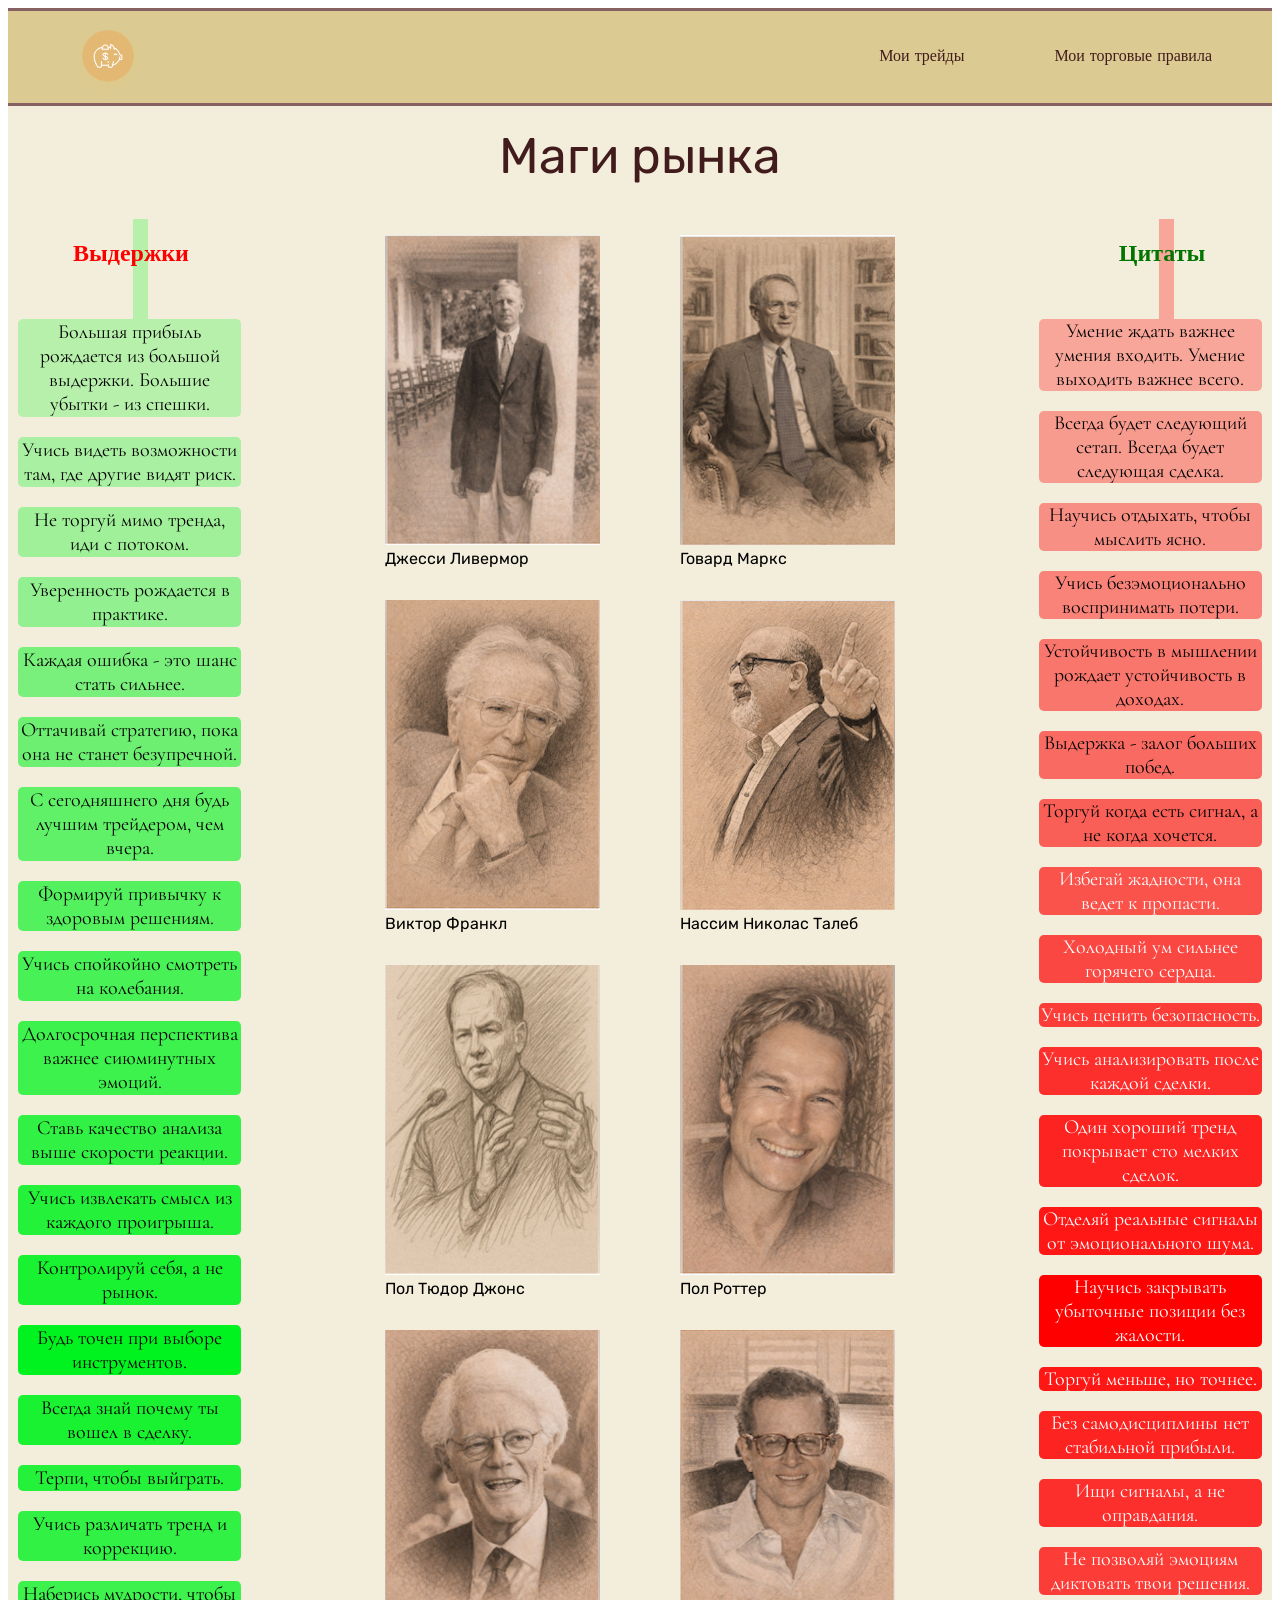
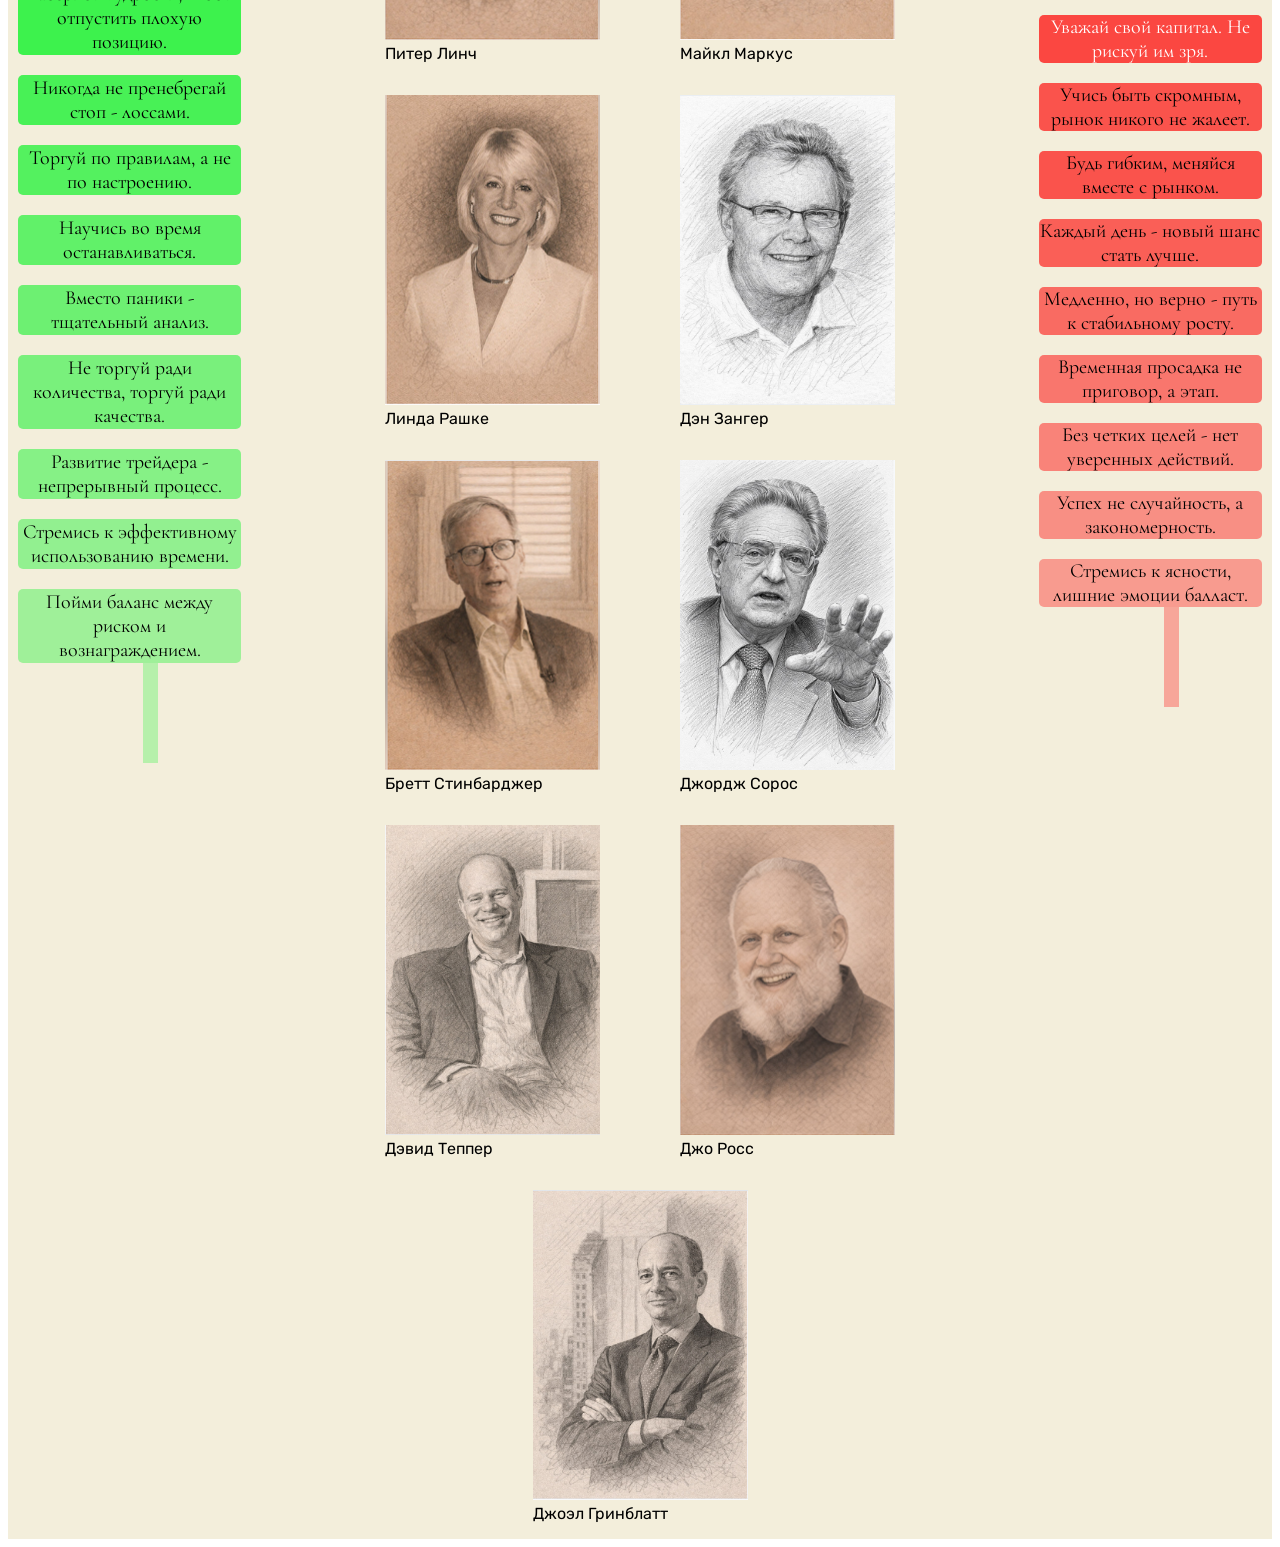
<file: index.html>
<!doctype html>
<html>
   <head>
     <meta charset="UTF-8">
     <meta http-equiv="X-UA-Compatible" content="IE=Edge">
     <meta name="viewport" content="width=device-width, initial-scale=1.0">
     <link rel="stylesheet" href="styles.css">
     <link rel="preconnect" href="https://fonts.googleapis.com">
     <link rel="preconnect" href="https://fonts.gstatic.com" crossorigin>
     <link href="https://fonts.googleapis.com/css2?family=Cormorant+Garamond:ital,wght@0,300..700;1,300..700&family=Rubik:ital,wght@0,300..900;1,300..900&family=Saira:ital,wght@0,100..900;1,100..900&family=Work+Sans:ital,wght@0,100..900;1,100..900&display=swap" rel="stylesheet">
     <title>market magicians</title>
   </head> 
   <body>
       <div class="wrapper">
          <header>
             <img class="header_logo" src="./images/money box.svg" width="80px" height="80px" alt="копилка">
             <nav class="header_menu">
               <ul>
                  <li><a href="#">Мои трейды</a></li>
                  <li><a href="#">Мои торговые правила</a></li>
               </ul>
             </nav>
           </header>

           <main>
            <h1 class="title">Маги рынка</h1>
             <div class="container">
               <aside class="sidebar">
                  <div class="excerption-left-Japanese candlestick">
                     <div class="vertical-line-top_left"></div> 
                     <h4 class="excerption-left">Выдержки</h4> 
                  </div>
                   <div class="box-left">
                      <div class="box_left-1">
                         <p class="box_color_left">Большая прибыль рождается из большой выдержки. Большие убытки - из спешки.</p>
                      </div>
                     <div class="box_left-2">
                         <p class="box_color_left">Учись видеть возможности там, где другие видят риск.</p>
                     </div>
                     <div class="box_left-3">
                         <p class="box_color_left">Не торгуй мимо тренда, иди с потоком.</p>
                     </div>
                      <div class="box_left-4">
                         <p class="box_color_left">Уверенность рождается в практике.</p>
                     </div>
                      <div class="box_left-5">
                         <p class="box_color_left">Каждая ошибка - это шанс стать сильнее.</p>
                     </div>
                      <div class="box_left-6">
                         <p class="box_color_left">Оттачивай стратегию, пока она не станет безупречной.</p>
                     </div>
                      <div class="box_left-7">
                         <p class="box_color_left">С сегодняшнего дня будь лучшим трейдером, чем вчера.</p>
                     </div>
                      <div class="box_left-8">
                         <p class="box_color_left">Формируй привычку к здоровым решениям.</p>
                     </div>
                      <div class="box_left-9">
                         <p class="box_color_left">Учись спойкойно смотреть на колебания.</p>
                     </div>
                      <div class="box_left-10">
                         <p class="box_color_left">Долгосрочная перспектива важнее сиюминутных эмоций.</p>
                     </div>
                      <div class="box_left-11">
                         <p class="box_color_left">Ставь качество анализа выше скорости реакции.</p>
                     </div>
                      <div class="box_left-12">
                         <p class="box_color_left">Учись извлекать смысл из каждого проигрыша.</p>
                     </div>
                      <div class="box_left-13">
                         <p class="box_color_left">Контролируй себя, а не рынок.</p>
                     </div>
                      <div class="box_left-14">
                         <p class="box_color_left">Будь точен при выборе инструментов.</p>
                     </div>
                      <div class="box_left-15">
                         <p class="box_color_left">Всегда знай почему ты вошел в сделку.</p>
                     </div>
                      <div class="box_left-16">
                         <p class="box_color_left">Терпи, чтобы выйграть.</p>
                     </div>
                      <div class="box_left-17">
                         <p class="box_color_left">Учись различать тренд и коррекцию.</p>
                     </div>
                      <div class="box_left-18">
                         <p class="box_color_left">Наберись мудрости, чтобы отпустить плохую позицию.</p>
                     </div>
                      <div class="box_left-19">
                         <p class="box_color_left">Никогда не пренебрегай стоп - лоссами.</p>
                     </div>
                      <div class="box_left-20">
                         <p class="box_color_left">Торгуй по правилам, а не по настроению.</p>
                     </div>
                      <div class="box_left-21">
                         <p class="box_color_left">Научись во время останавливаться.</p>
                     </div>
                      <div class="box_left-22">
                         <p class="box_color_left">Вместо паники - тщательный анализ.</p>
                     </div>
                      <div class="box_left-23">
                         <p class="box_color_left">Не торгуй ради количества, торгуй ради качества.</p>
                     </div>
                      <div class="box_left-24">
                         <p class="box_color_left">Развитие трейдера - непрерывный процесс.</p>
                     </div>
                      <div class="box_left-25">
                         <p class="box_color_left">Стремись к эффективному использованию времени.</p>
                     </div>
                      <div class="box_left-26">
                         <p class="box_color_left">Пойми баланс между риском и вознаграждением.</p>
                     </div>
                     <div class="vertical-line-bottom_left"></div> 
                   </div>   
               </aside>
               <section>
                   <div class="market_magicians">
                      <figure>
		                    <a href="Jesse Livermore/index.html"><img src="./images/Джесси Ливермор.png" width="215" height="310" alt="Photo"></a>
		                      <figcaption>Джесси Ливермор</figcaption>
	                    </figure>
                       <figure>
		                    <a href="Howard Marks/index.html"><img src="./images/Говард Маркс.png" width="215" height="310" alt="Photo"></a>
		                      <figcaption>Говард Маркс</figcaption>
	                    </figure>
                       <figure>
		                    <a href="Viktor Frankl/index.html"><img src="./images/Виктор Франкл.png" width="215" height="310" alt="Photo"></a>
		                      <figcaption>Виктор Франкл</figcaption>
	                    </figure>
                       <figure>
		                    <a href="Nassim Taleb/index.html"><img src="./images/Нассим Николас Талеб.png" width="215" height="310" alt="Photo"></a>
		                      <figcaption>Нассим Николас Талеб</figcaption>
	                    </figure>
                       <figure>
		                    <a href="Paul Tudor Jones/index.html"><img src="./images/Пол Тюдор Джонс.png" width="215" height="310" alt="Photo"></a>
		                      <figcaption>Пол Тюдор Джонс</figcaption>
	                    </figure>
                      <figure>
		                    <a href="Paul Rotter/index.html"><img src="./images/Пол Роттер.png" width="215" height="310" alt="Photo"></a>
		                      <figcaption>Пол Роттер</figcaption>
	                    </figure>
                      <figure>
		                    <a href="Peter Lynch/index.html"><img src="./images/Питер Линч.png" width="215" height="310" alt="Photo"></a>
		                      <figcaption>Питер Линч</figcaption>
	                    </figure>
                      <figure>
		                    <a href="Michael Marcus/index.html"><img src="./images/Майкл Маркус.png" width="215" height="310" alt="Photo"></a>
		                      <figcaption>Майкл Маркус</figcaption>
	                    </figure>
                       <figure>
		                    <img src="./images/Линда Рашке.png" width="215" height="310" alt="Photo">
		                      <figcaption>Линда Рашке</figcaption>
	                    </figure>
                      <figure>
		                    <img src="./images/Дэн Зангер.png" width="215" height="310" alt="Photo">
		                      <figcaption>Дэн Зангер</figcaption>
	                    </figure>
                      <figure>
		                    <img src="./images/Бретт Стинбарджер.png" width="215" height="310" alt="Photo">
		                      <figcaption>Бретт Стинбарджер</figcaption>
	                    </figure>
                      <figure>
		                    <img src="./images/Джордж Сорос.png" width="215" height="310" alt="Photo">
		                      <figcaption>Джордж Сорос</figcaption>
	                    </figure>
                       <figure>
		                    <img src="./images/Дэвид Теппер.png" width="215" height="310" alt="Photo">
		                      <figcaption>Дэвид Теппер</figcaption>
	                    </figure>
                       <figure>
		                    <img src="./images/Джо Росс.png" width="215" height="310" alt="Photo">
		                      <figcaption>Джо Росс</figcaption>
	                    </figure>
                        <figure>
		                    <img src="./images/Джоэл Гринблатт.png" width="215" height="310" alt="Photo">
		                      <figcaption>Джоэл Гринблатт</figcaption>
	                    </figure>
                   </div>
               </section>
               <aside class="sidebar">
                  <div class="excerption-right-Japanese candlestick">
                    <div class="vertical-line-top_right"></div>
                    <h4 class="excerption-right">Цитаты</h4>
                  </div>
                    <div class="box-right">
                      <div class="box_right-1">
                        <p class="box_color_right-1">Умение ждать важнее умения входить. Умение выходить важнее всего.</p>
                      </div>
                       <div class="box_right-2">
                        <p class="box_color_right-2">Всегда будет следующий сетап. Всегда будет следующая сделка.</p>
                      </div>
                      <div class="box_right-3">
                        <p class="box_color_right-3">Научись отдыхать, чтобы мыслить ясно.</p>
                      </div>
                       <div class="box_right-4">
                        <p class="box_color_right-4">Учись безэмоционально воспринимать потери.</p>
                      </div>
                      <div class="box_right-5">
                        <p class="box_color_right-5">Устойчивость в мышлении рождает устойчивость в доходах.</p>
                      </div>
                      <div class="box_right-6">
                        <p class="box_color_right-6">Выдержка - залог больших побед.</p>
                      </div>
                      <div class="box_right-7">
                        <p class="box_color_right-7">Торгуй когда есть сигнал, а не когда хочется.</p>
                      </div>
                      <div class="box_right-8">
                        <p class="box_color_right-8">Избегай жадности, она ведет к пропасти.</p>
                      </div>
                      <div class="box_right-9">
                        <p class="box_color_right-9">Холодный ум сильнее горячего сердца.</p>
                      </div>
                      <div class="box_right-10">
                        <p class="box_color_right-10">Учись ценить безопасность.</p>
                      </div>
                      <div class="box_right-11">
                        <p class="box_color_right-11">Учись анализировать после каждой сделки.</p>
                      </div>
                      <div class="box_right-12">
                        <p class="box_color_right-12">Один хороший тренд покрывает сто мелких сделок.</p>
                      </div>
                      <div class="box_right-13">
                        <p class="box_color_right-13">Отделяй реальные сигналы от эмоционального шума.</p>
                      </div>
                      <div class="box_right-14">
                        <p class="box_color_right-14">Научись закрывать убыточные позиции без жалости.</p>
                      </div>
                      <div class="box_right-15">
                        <p class="box_color_right-15">Торгуй меньше, но точнее.</p>
                      </div>
                      <div class="box_right-16">
                        <p class="box_color_right-16">Без самодисциплины нет стабильной прибыли.</p>
                      </div>
                      <div class="box_right-17">
                        <p class="box_color_right-17">Ищи сигналы, а не оправдания.</p>
                      </div>
                      <div class="box_right-18">
                        <p class="box_color_right-18">Не позволяй эмоциям диктовать твои решения.</p>
                      </div>
                      <div class="box_right-19">
                        <p class="box_color_right-19">Уважай свой капитал. Не рискуй им зря.</p>
                      </div>
                      <div class="box_right-20">
                        <p class="box_color_right-20">Учись быть скромным, рынок никого не жалеет.</p>
                      </div>
                      <div class="box_right-20">
                        <p class="box_color_right-20">Будь гибким, меняйся вместе с рынком.</p>
                      </div>
                      <div class="box_right-21">
                        <p class="box_color_right-21">Каждый день - новый шанс стать лучше.</p>
                      </div>
                      <div class="box_right-22">
                        <p class="box_color_right-22">Медленно, но верно - путь к стабильному росту.</p>
                      </div>
                      <div class="box_right-23">
                        <p class="box_color_right-23">Временная просадка не приговор, а этап.</p>
                      </div>
                      <div class="box_right-24">
                        <p class="box_color_right-24">Без четких целей - нет уверенных действий.</p>
                      </div>
                      <div class="box_right-25">
                        <p class="box_color_right-25">Успех не случайность, а закономерность.</p>
                      </div>
                      <div class="box_right-26">
                        <p class="box_color_right-26">Стремись к ясности, лишние эмоции балласт.</p>
                      </div>
                      <div class="vertical-line-bottom_right"></div> 
                   </div> 
               </aside>
             </div>
           </main>

           <footer></footer>
       </div>   
   </body>
</html>
</file>
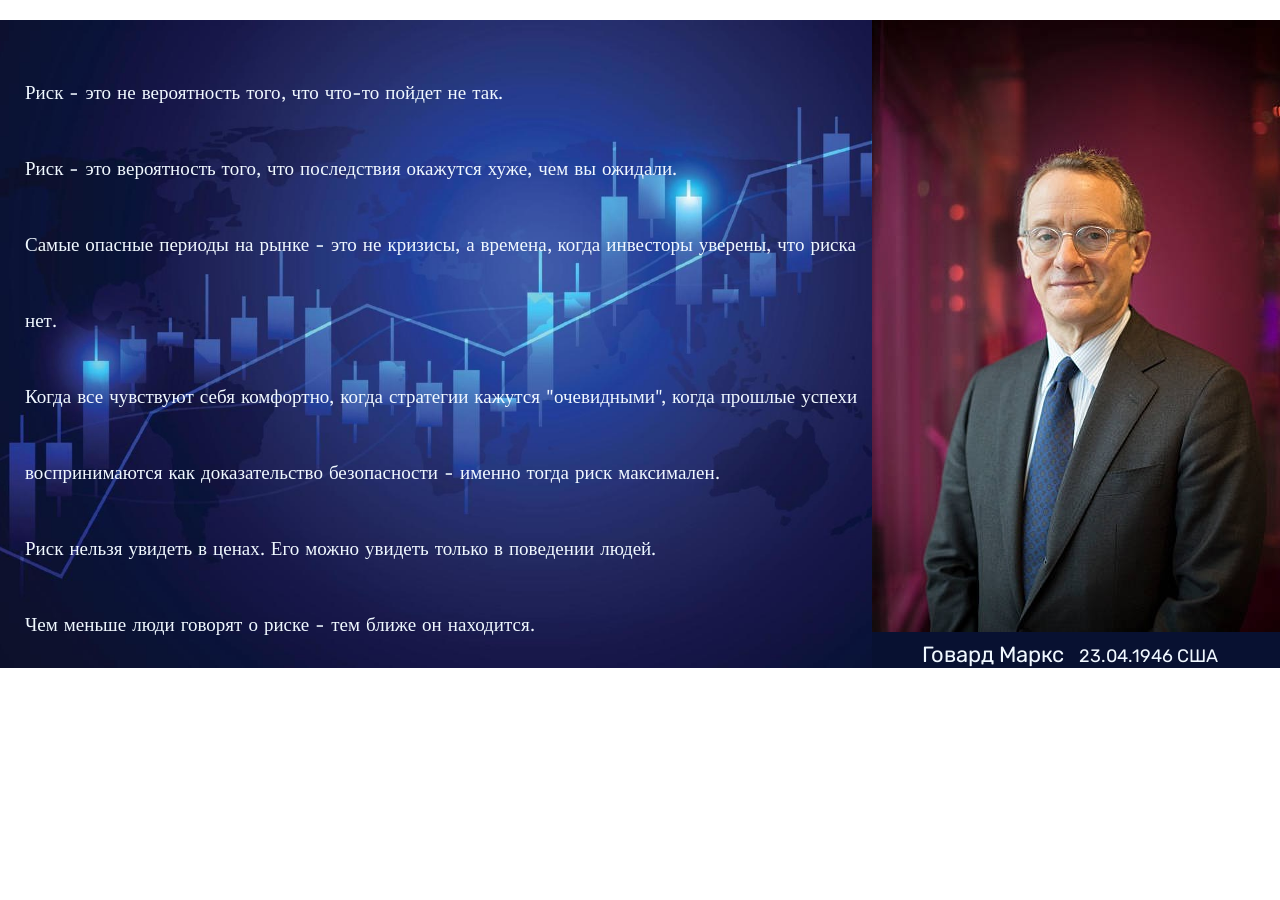
<file: Howard Marks/index.html>
<!doctype html>
<html>
   <head>
     <meta charset="UTF-8">
     <meta http-equiv="X-UA-Compatible" content="IE=Edge">
     <meta name="viewport" content="width=device-width, initial-scale=1.0">
     <link rel="stylesheet" href="styles.css">
     <link rel="preconnect" href="https://fonts.googleapis.com">
     <link rel="preconnect" href="https://fonts.gstatic.com" crossorigin>
     <link href="https://fonts.googleapis.com/css2?family=Cormorant+Garamond:ital,wght@0,300..700;1,300..700&family=Rubik:ital,wght@0,300..900;1,300..900&family=Saira:ital,wght@0,100..900;1,100..900&family=Work+Sans:ital,wght@0,100..900;1,100..900&display=swap" rel="stylesheet">
     <title>Howard Marks</title>
   </head> 
   <body>
       <div class="wrapper">
         <header></header>
         <main>
            <section>
                  <div class="image-text">
                     <div class="image-text-article">
                          <p class="article_1-text">Риск - это не вероятность того, что что-то пойдет не так.<br> Риск - это вероятность того, что последствия окажутся хуже, чем вы ожидали. <br>Самые опасные периоды на рынке - это не кризисы, а времена, когда инвесторы уверены, что риска нет.<br> Когда все чувствуют себя комфортно, когда стратегии кажутся &quot;очевидными&quot;, когда прошлые успехи воспринимаются как доказательство безопасности - именно тогда риск максимален.<br> Риск нельзя увидеть в ценах. Его можно увидеть только в поведении людей.<br> Чем меньше люди говорят о риске - тем ближе он находится.</p> 
                      </div> 
                     <figure>
		               <img src="../images/Говард Маркс 2.jpg" alt="Photo"></a>
		                  <figcaption class="name_Marks">Говард Маркс <span>23.04.1946 США</figcaption>
	                 </figure>
                  </div>                 
            </section>                 
         </main>
         <footer></footer>
       </div>   
   </body>
</html>
</file>
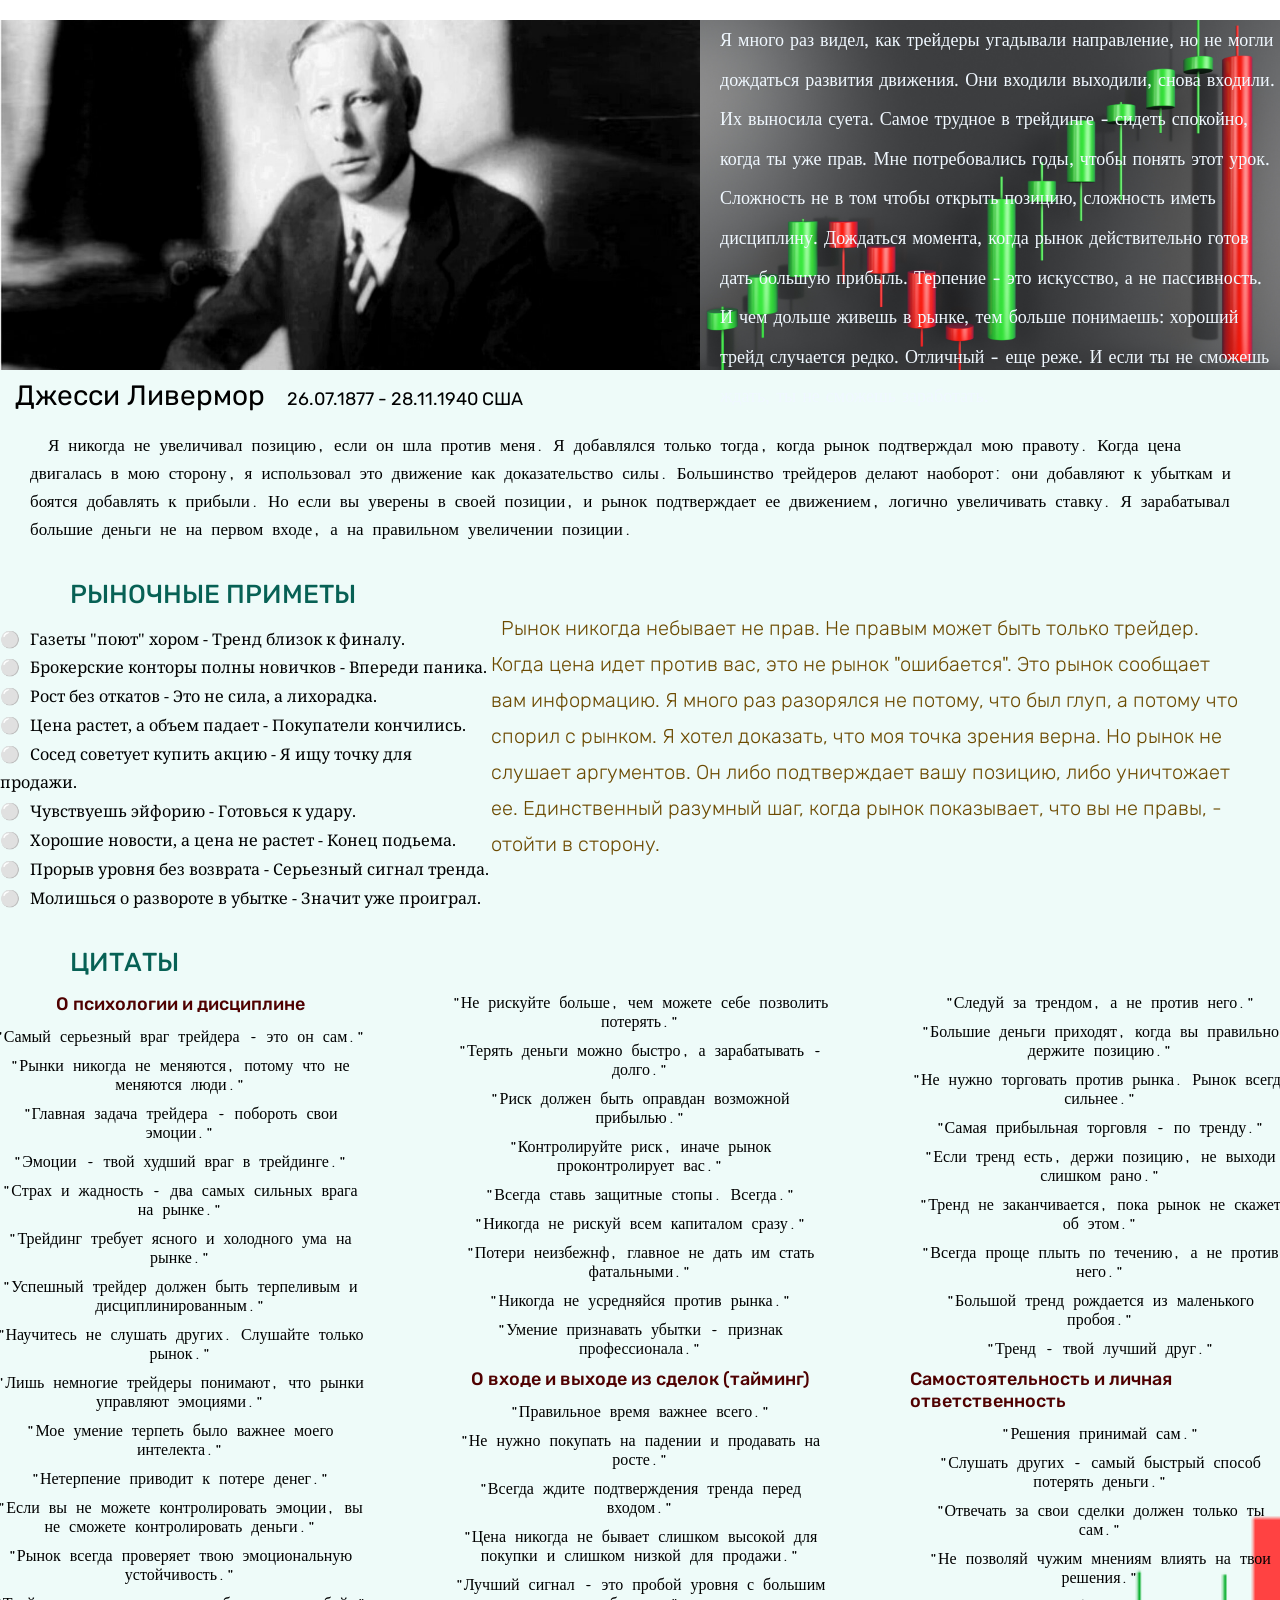
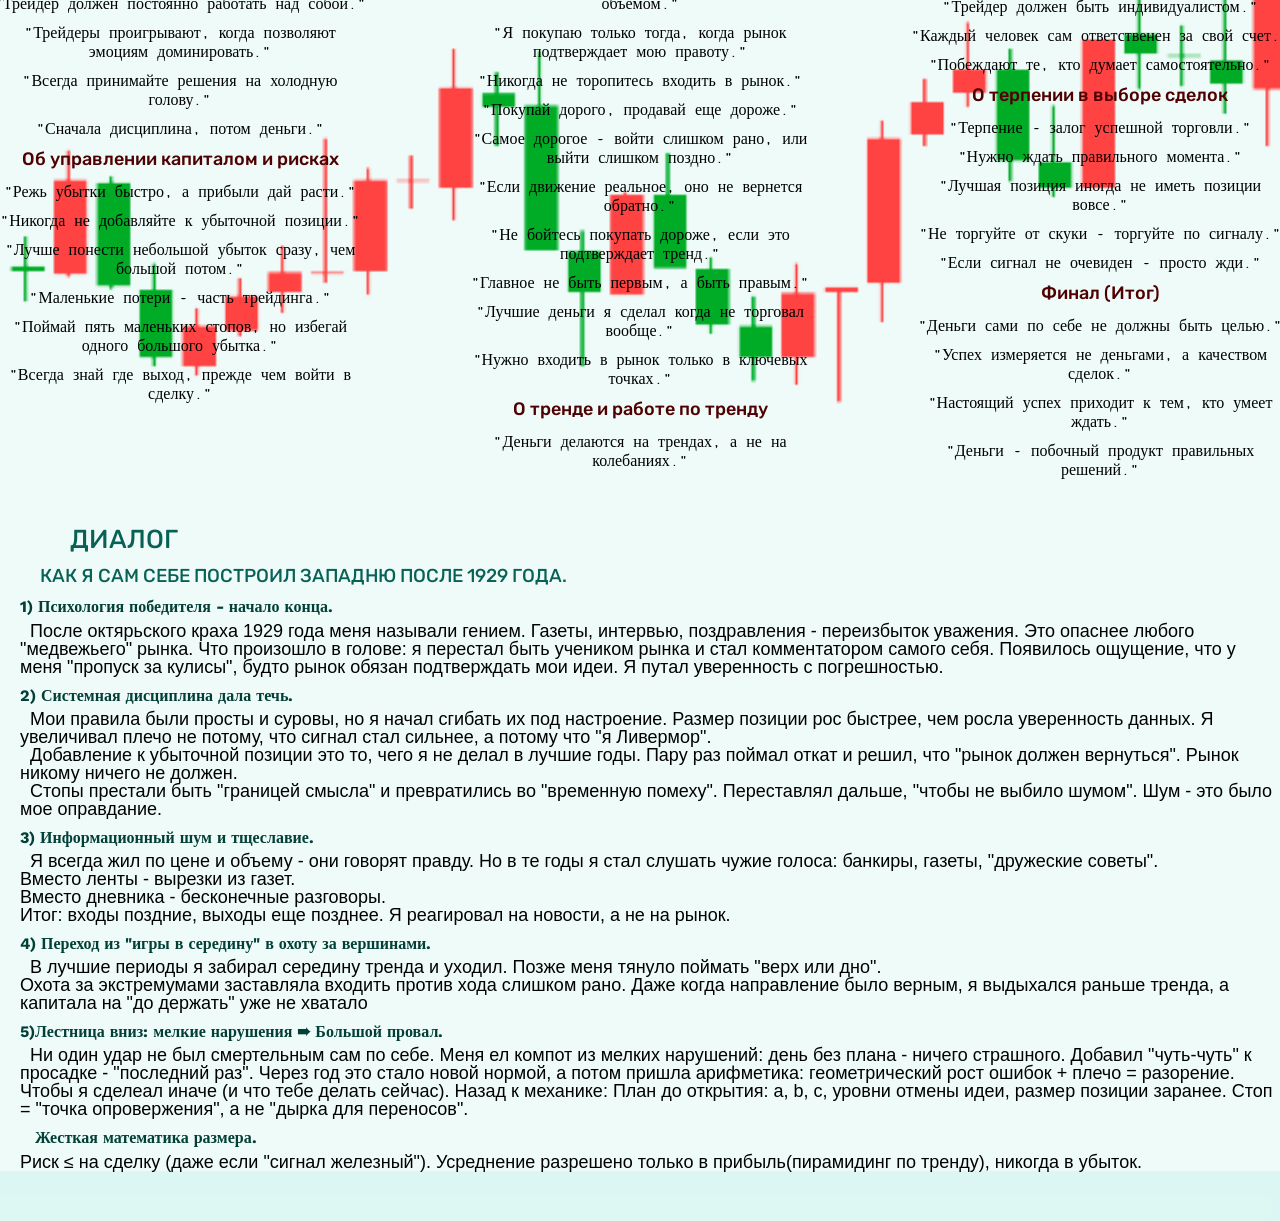
<file: Jesse Livermore/index.html>
<!doctype html>
<html>
   <head>
     <meta charset="UTF-8">
     <meta http-equiv="X-UA-Compatible" content="IE=Edge">
     <meta name="viewport" content="width=device-width, initial-scale=1.0">
     <link rel="stylesheet" href="styles.css">
     <link rel="preconnect" href="https://fonts.googleapis.com">
     <link rel="preconnect" href="https://fonts.gstatic.com" crossorigin>
     <link href="https://fonts.googleapis.com/css2?family=Noto+Serif:ital,wght@0,100..900;1,100..900&family=Rubik:ital,wght@0,300..900;1,300..900&family=Saira:ital,wght@0,100..900;1,100..900&family=Syne+Mono&family=Work+Sans:ital,wght@0,100..900;1,100..900&display=swap" rel="stylesheet">
     <title>Jesse Livermore</title>
   </head> 
   <body>
       <div class="wrapper">
         <header></header>
         <main>
            <section>
                  <div class="image-text">
                     <figure>
		               <img src="../images/Ливермор1.jpg" width="700" height="350" alt="Photo"></a>
		                  <figcaption class="name_livermore">Джесси Ливермор <span>26.07.1877 - 28.11.1940 США</figcaption>
	                 </figure>
                      <div class="image-text-article">
                          <p class="article_1-text">Я много раз видел, как трейдеры угадывали направление, но не могли дождаться развития движения. Они входили выходили, снова входили. Их выносила суета. Самое трудное в трейдинге - сидеть спокойно, когда ты уже прав. Мне потребовались годы, чтобы понять этот урок. Сложность не в том чтобы открыть позицию, сложность иметь дисциплину. Дождаться момента, когда рынок действительно готов дать большую прибыль. Терпение - это искусство, а не пассивность. И чем дольше живешь в рынке, тем больше понимаешь: хороший трейд случается редко. Отличный - еще реже. И если ты не сможешь ждать, ты не сможешь заработать. </p> 
                      </div> 
                  </div>  
                  <div class="article_2">     
                      <p class="article_2-text">&nbsp;&nbsp;Я никогда не увеличивал позицию, если он шла против меня. Я добавлялся только тогда, когда рынок подтверждал мою правоту. Когда цена двигалась в мою сторону, я использовал это движение как доказательство силы. Большинство трейдеров делают наоборот: они добавляют к убыткам и боятся добавлять к прибыли. Но если вы уверены в своей позиции, и рынок подтверждает ее движением, логично увеличивать ставку. Я зарабатывал большие деньги не на первом входе, а на правильном увеличении позиции.</p>
                  </div>  
                  <div class="article_3">
                      <h2 class="article_3-title">рыночные приметы</h2>
                         <div class="article_3-box">
                            <ul class="article_3-text">
                                 <li class="article_3-text_item">Газеты &quot;поют&quot; хором - Тренд близок к финалу.</li>
                                 <li class="article_3-text_item">Брокерские конторы полны новичков - Впереди паника.</li>
                                 <li class="article_3-text_item">Рост без откатов - Это не сила, а лихорадка.</li>
                                 <li class="article_3-text_item">Цена растет, а объем падает - Покупатели кончились.</li>
                                 <li class="article_3-text_item">Сосед советует купить акцию - Я ищу точку для продажи.</li>
                                 <li class="article_3-text_item">Чувствуешь эйфорию - Готовься к удару.</li>
                                 <li class="article_3-text_item">Хорошие новости, а цена не растет - Конец подьема.</li>
                                 <li class="article_3-text_item">Прорыв уровня без возврата - Серьезный сигнал тренда.</li>
                                 <li class="article_3-text_item">Молишься о развороте в убытке - Значит уже проиграл.</li>
                            </ul>
                            <p class="article_3-1-text">&nbsp;&nbsp;Рынок никогда небывает не прав. Не правым может быть только трейдер. Когда цена идет против вас, это не рынок &quot;ошибается&quot;. Это рынок сообщает вам информацию. Я много раз разорялся не потому, что был глуп, а потому что спорил с рынком. Я хотел доказать, что моя точка зрения верна. Но рынок не слушает аргументов. Он либо подтверждает вашу позицию, либо уничтожает ее. Единственный разумный шаг, когда рынок показывает, что вы не правы, - отойти в сторону.</p>  
                         </div>
                  </div> 
                     <h2 class="article_4-title">Цитаты</h2>
                     <div class="article_4">
                         <div class="article_4.1">
                            <h3 class="article_4-subtitle">О психологии и дисциплине</h3>
                           <ul class="article_4-text">
                              <li class="article_4-text_item">&quot;Самый серьезный враг трейдера - это он сам.&quot;</li>
                              <li class="article_4-text_item">&quot;Рынки никогда не меняются, потому что не меняются люди.&quot;</li>
                              <li class="article_4-text_item">&quot;Главная задача трейдера - побороть свои эмоции.&quot;</li>
                              <li class="article_4-text_item">&quot;Эмоции - твой худший враг в трейдинге.&quot;</li>
                              <li class="article_4-text_item">&quot;Страх и жадность - два самых сильных врага на рынке.&quot;</li>
                              <li class="article_4-text_item">&quot;Трейдинг требует ясного и холодного ума на рынке.&quot;</li>
                              <li class="article_4-text_item">&quot;Успешный трейдер должен быть терпеливым и дисциплинированным.&quot;</li>
                              <li class="article_4-text_item">&quot;Научитесь не слушать других. Слушайте только рынок.&quot;</li>
                              <li class="article_4-text_item">&quot;Лишь немногие трейдеры понимают, что рынки управляют эмоциями.&quot;</li>
                              <li class="article_4-text_item">&quot;Мое умение терпеть было важнее моего интелекта.&quot;</li>
                              <li class="article_4-text_item">&quot;Нетерпение приводит к потере денег.&quot;</li>
                              <li class="article_4-text_item">&quot;Если вы не можете контролировать эмоции, вы не сможете контролировать деньги.&quot;</li>
                              <li class="article_4-text_item">&quot;Рынок всегда проверяет твою эмоциональную устойчивость.&quot;</li>
                              <li class="article_4-text_item">&quot;Трейдер должен постоянно работать над собой.&quot;</li>
                              <li class="article_4-text_item">&quot;Трейдеры проигрывают, когда позволяют эмоциям доминировать.&quot;</li>
                              <li class="article_4-text_item">&quot;Всегда принимайте решения на холодную голову.&quot;</li>
                              <li class="article_4-text_item">&quot;Сначала дисциплина, потом деньги.&quot;</li>
                           </ul>
                             <h3 class="article_4-subtitle">Об управлении капиталом и рисках</h3>
                               <ul class="article_4-text">
                                  <li class="article_4-text_item">&quot;Режь убытки быстро, а прибыли дай расти.&quot;</li>
                                  <li class="article_4-text_item">&quot;Никогда не добавляйте к убыточной позиции.&quot;</li>
                                  <li class="article_4-text_item">&quot;Лучше понести небольшой убыток сразу, чем большой потом.&quot;</li>
                                  <li class="article_4-text_item">&quot;Маленькие потери - часть трейдинга.&quot;</li>
                                  <li class="article_4-text_item">&quot;Поймай пять маленьких стопов, но избегай одного большого убытка.&quot;</li>
                                  <li class="article_4-text_item">&quot;Всегда знай где выход, прежде чем войти в сделку.&quot;</li>
                               </ul> 
                         </div>      
                         <div class="article_4.1">
                           <ul class="article_4-text">
                                <li class="article_4-text_item">&quot;Не рискуйте больше, чем можете себе позволить потерять.&quot;</li>
                                <li class="article_4-text_item">&quot;Терять деньги можно быстро, а зарабатывать - долго.&quot;</li>
                                <li class="article_4-text_item">&quot;Риск должен быть оправдан возможной прибылью.&quot;</li>
                                <li class="article_4-text_item">&quot;Контролируйте риск, иначе рынок проконтролирует вас.&quot;</li>
                                <li class="article_4-text_item">&quot;Всегда ставь защитные стопы. Всегда.&quot;</li>
                                <li class="article_4-text_item">&quot;Никогда не рискуй всем капиталом сразу.&quot;</li>
                                <li class="article_4-text_item">&quot;Потери неизбежнф, главное не дать им стать фатальными.&quot;</li>
                                <li class="article_4-text_item">&quot;Никогда не усредняйся против рынка.&quot;</li>
                                <li class="article_4-text_item">&quot;Умение признавать убытки - признак профессионала.&quot;</li>
                           </ul> 
                             <h3 class="article_4-subtitle">О входе и выходе из сделок (тайминг)</h3>
                           <ul class="article_4-text">    
                                <li class="article_4-text_item">&quot;Правильное время важнее всего.&quot;</li>
                                <li class="article_4-text_item">&quot;Не нужно покупать на падении и продавать на росте.&quot;</li>
                                <li class="article_4-text_item">&quot;Всегда ждите подтверждения тренда перед входом.&quot;</li>
                                <li class="article_4-text_item">&quot;Цена никогда не бывает слишком высокой для покупки и слишком низкой для продажи.&quot;</li>
                                <li class="article_4-text_item">&quot;Лучший сигнал - это пробой уровня с большим объемом.&quot;</li>
                                <li class="article_4-text_item">&quot;Я покупаю только тогда, когда рынок подтверждает мою правоту.&quot;</li>
                                <li class="article_4-text_item">&quot;Никогда не торопитесь входить в рынок.&quot;</li>
                                <li class="article_4-text_item">&quot;Покупай дорого, продавай еще дороже.&quot;</li>
                                <li class="article_4-text_item">&quot;Самое дорогое - войти слишком рано, или выйти слишком поздно.&quot;</li>
                                <li class="article_4-text_item">&quot;Если движение реальное, оно не вернется обратно.&quot;</li>
                                <li class="article_4-text_item">&quot;Не бойтесь покупать дороже, если это подтверждает тренд.&quot;</li>
                                <li class="article_4-text_item">&quot;Главное не быть первым, а быть правым.&quot;</li>
                                <li class="article_4-text_item">&quot;Лучшие деньги я сделал когда не торговал вообще.&quot;</li>
                                <li class="article_4-text_item">&quot;Нужно входить в рынок только в ключевых точках.&quot;</li>
                           </ul> 
                             <h3 class="article_4-subtitle">О тренде и работе по тренду</h3> 
                           <ul class="article_4-text">
                                <li class="article_4-text_item">&quot;Деньги делаются на трендах, а не на колебаниях.&quot;</li>
                           </ul>  
                         </div>
                          <div class="article_4.1">
                           <ul class="article_4-text">
                              <li class="article_4-text_item">&quot;Следуй за трендом, а не против него.&quot;</li>
                              <li class="article_4-text_item">&quot;Большие деньги приходят, когда вы правильно держите позицию.&quot;</li>
                              <li class="article_4-text_item">&quot;Не нужно торговать против рынка. Рынок всегда сильнее.&quot;</li>
                              <li class="article_4-text_item">&quot;Самая прибыльная торговля - по тренду.&quot;</li>
                              <li class="article_4-text_item">&quot;Если тренд есть, держи позицию, не выходи слишком рано.&quot;</li>
                              <li class="article_4-text_item">&quot;Тренд не заканчивается, пока рынок не скажет об этом.&quot;</li>
                              <li class="article_4-text_item">&quot;Всегда проще плыть по течению, а не против него.&quot;</li>
                              <li class="article_4-text_item">&quot;Большой тренд рождается из маленького пробоя.&quot;</li>
                              <li class="article_4-text_item">&quot;Тренд - твой лучший друг.&quot;</li>
                           </ul>
                             <h3 class="article_4-subtitle">Самостоятельность и личная ответственность</h3> 
                           <ul class="article_4-text">   
                              <li class="article_4-text_item">&quot;Решения принимай сам.&quot;</li>
                              <li class="article_4-text_item">&quot;Слушать других - самый быстрый способ потерять деньги.&quot;</li>
                              <li class="article_4-text_item">&quot;Отвечать за свои сделки должен только ты сам.&quot;</li>
                              <li class="article_4-text_item">&quot;Не позволяй чужим мнениям влиять на твои решения.&quot;</li>
                              <li class="article_4-text_item">&quot;Трейдер должен быть индивидуалистом.&quot;</li>
                              <li class="article_4-text_item">&quot;Каждый человек сам ответственен за свой счет.&quot;</li>
                              <li class="article_4-text_item">&quot;Побеждают те, кто думает самостоятельно.&quot;</li>
                           </ul> 
                             <h3 class="article_4-subtitle">О терпении в выборе сделок</h3> 
                           <ul class="article_4-text"> 
                              <li class="article_4-text_item">&quot;Терпение - залог успешной торговли.&quot;</li>
                              <li class="article_4-text_item">&quot;Нужно ждать правильного момента.&quot;</li>
                              <li class="article_4-text_item">&quot;Лучшая позиция иногда не иметь позиции вовсе.&quot;</li>
                              <li class="article_4-text_item">&quot;Не торгуйте от скуки - торгуйте по сигналу.&quot;</li>
                              <li class="article_4-text_item">&quot;Если сигнал не очевиден - просто жди.&quot;</li>
                           </ul>  
                             <h3 class="article_4-subtitle">Финал (Итог)</h3> 
                           <ul class="article_4-text">
                              <li class="article_4-text_item">&quot;Деньги сами по себе не должны быть целью.&quot;</li>
                              
                              <li class="article_4-text_item">&quot;Успех измеряется не деньгами, а качеством сделок.&quot;</li>
                              <li class="article_4-text_item">&quot;Настоящий успех приходит к тем, кто умеет ждать.&quot;</li>
                              <li class="article_4-text_item">&quot;Деньги - побочный продукт правильных решений.&quot;</li>
                           </ul>     
                         </div>
                     </div> 
                   <h2 class="article_5-title">Диалог</h2>
                     <h3 class="article_5-title_2">Как я сам себе построил западню после 1929 года.</h3>
                    <div class="article_5">
                       <h3 class="article_5-subtitle">1&#41; Психология победителя - начало конца.</h3>
                          <p class="article_5-text">&nbsp;&nbsp;После октярьского краха 1929 года меня называли гением. Газеты, интервью, поздравления - переизбыток уважения. Это опаснее любого &quot;медвежьего&quot; рынка. Что произошло в голове: я перестал быть учеником рынка и стал комментатором самого себя. Появилось ощущение, что у меня &quot;пропуск за кулисы&quot;, будто рынок обязан подтверждать мои идеи. Я путал уверенность с погрешностью.</p>
                       <h3 class="article_5-subtitle">2&#41; Системная дисциплина дала течь.</h3>
                          <p class="article_5-text">&nbsp;&nbsp;Мои правила были просты и суровы, но я начал сгибать их под настроение. Размер позиции рос быстрее, чем росла уверенность данных. Я увеличивал плечо не потому, что сигнал стал сильнее, а потому что &quot;я Ливермор&quot;.<br>&nbsp;&nbsp;Добавление к убыточной позиции это то, чего я не делал в лучшие годы. Пару раз поймал откат и решил, что &quot;рынок должен вернуться&quot;. Рынок никому ничего не должен.<br>&nbsp;&nbsp;Стопы престали быть &quot;границей смысла&quot; и превратились во &quot;временную помеху&quot;. Переставлял дальше, &quot;чтобы не выбило шумом&quot;. Шум - это было мое оправдание.</p>
                       <h3 class="article_5-subtitle">3&#41; Информационный шум и тщеславие.</h3>  
                          <p class="article_5-text">&nbsp;&nbsp;Я всегда жил по цене и объему - они говорят правду. Но в те годы я стал слушать чужие голоса: банкиры, газеты, &quot;дружеские советы&quot;.<br>Вместо ленты - вырезки из газет.<br>Вместо дневника - бесконечные разговоры.<br>Итог: входы поздние, выходы еще позднее. Я реагировал на новости, а не на рынок.</p>
                       <h3 class="article_5-subtitle">4&#41; Переход из &quot;игры в середину&quot; в охоту за вершинами.</h3> 
                          <p class="article_5-text">&nbsp;&nbsp;В лучшие периоды я забирал середину тренда и уходил. Позже меня тянуло поймать &quot;верх или дно&quot;.<br>Охота за экстремумами заставляла входить против хода слишком рано. Даже когда направление было верным, я выдыхался раньше тренда, а капитала на &quot;до держать&quot; уже не хватало</p> 
                       <h3 class="article_5-subtitle">5&#41;Лестница вниз: мелкие нарушения &#10144; Большой провал.</h3>
                          <p class="article_5-text">&nbsp;&nbsp;Ни один удар не был смертельным сам по себе. Меня ел компот из мелких нарушений: день без плана - ничего страшного. Добавил &quot;чуть-чуть&quot; к просадке - &quot;последний раз&quot;. Через год это стало новой нормой, а потом пришла арифметика: геометрический рост ошибок + плечо = разорение. Чтобы я сделеал иначе (и что тебе делать сейчас). Назад к механике: План до открытия: a, b, c, уровни отмены идеи, размер позиции заранее. Стоп = &quot;точка опровержения&quot;, а не &quot;дырка для переносов&quot;.</p> 
                       <h3 class="article_5-subtitle">&nbsp;&nbsp;&nbsp;Жесткая математика размера.</h3>
                          <p class="article_5-text">Риск &#8804; на сделку (даже если &quot;сигнал железный&quot;). Усреднение разрешено только в прибыль(пирамидинг по тренду), никогда в убыток.</p>      
                    </div>
            </section>                 
         </main>
         <footer></footer>
       </div>   
   </body>
</html>
</file>
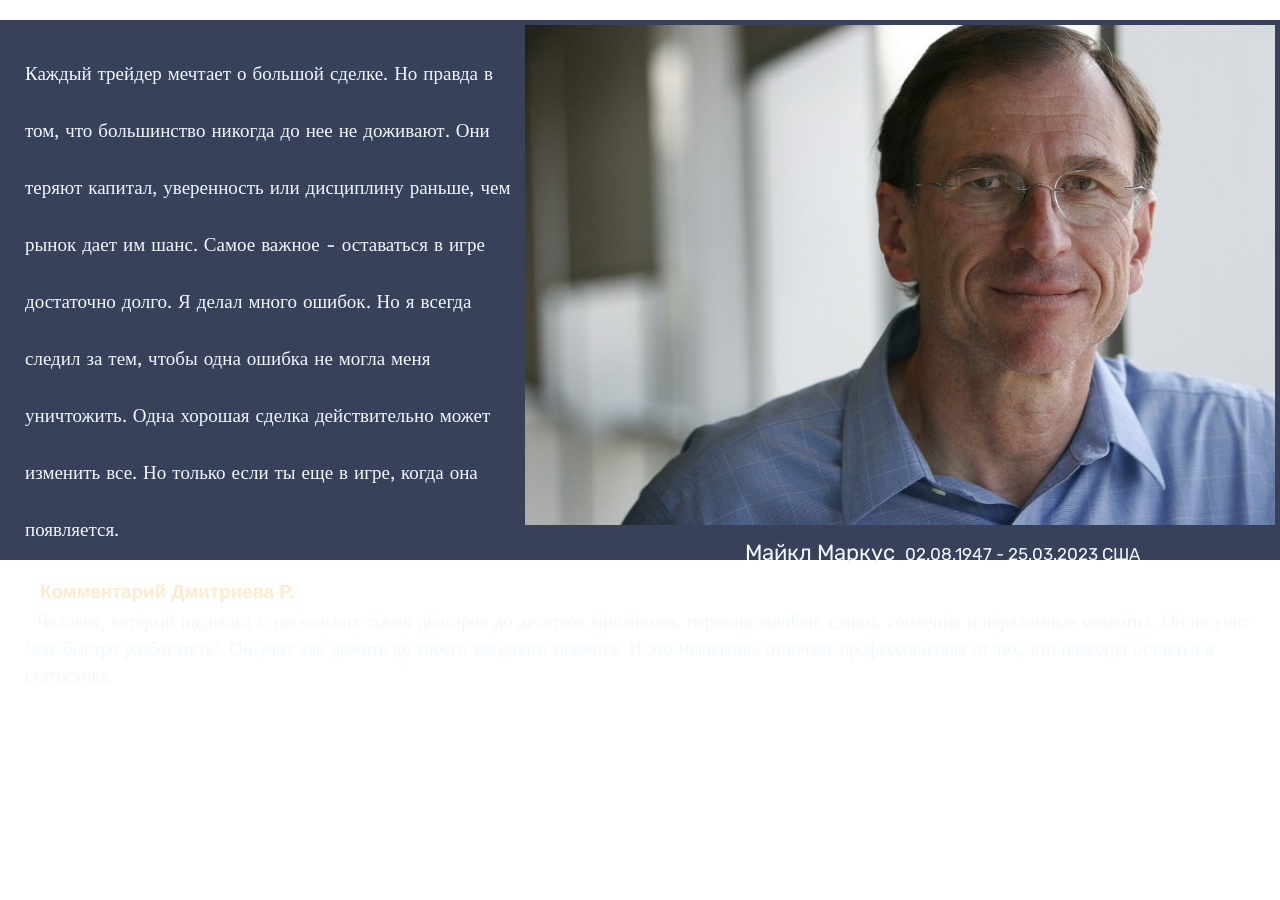
<file: Michael Marcus/index.html>
<!doctype html>
<html>
   <head>
     <meta charset="UTF-8">
     <meta http-equiv="X-UA-Compatible" content="IE=Edge">
     <meta name="viewport" content="width=device-width, initial-scale=1.0">
     <link rel="stylesheet" href="styles.css">
     <link rel="preconnect" href="https://fonts.googleapis.com">
     <link rel="preconnect" href="https://fonts.gstatic.com" crossorigin>
     <link href="https://fonts.googleapis.com/css2?family=Cormorant+Garamond:ital,wght@0,300..700;1,300..700&family=Rubik:ital,wght@0,300..900;1,300..900&family=Saira:ital,wght@0,100..900;1,100..900&family=Work+Sans:ital,wght@0,100..900;1,100..900&display=swap" rel="stylesheet">
     <title>Michael Marcus</title>
   </head> 
   <body>
       <div class="wrapper">
         <header></header>
         <main>
            <section>
                  <div class="image-text">
                      <div class="image-text-article">
                        <p class="article_1-text">Каждый трейдер мечтает о большой сделке. Но правда в том, что большинство никогда до нее не доживают. Они теряют капитал, уверенность или дисциплину раньше, чем рынок дает им шанс. Самое важное - оставаться в игре достаточно долго. Я делал много ошибок. Но я всегда следил за тем, чтобы одна ошибка не могла меня уничтожить. Одна хорошая сделка действительно может изменить все. Но только если ты еще в игре, когда она появляется.</p> 
                      </div> 
                       <figure>
		                    <img src="../images/Майкл Маркус1.jpg" width="750px" height="500px" alt="Photo"></a>
		                    <figcaption class="name_Marcus">Майкл Маркус<span>02.08.1947 - 25.03.2023 США</figcaption>
	                   </figure>                   
                  </div> 
                  <h3 class="comment_text">Комментарий Дмитриева Р.</h3>
                  <p class="article_2-text">&nbsp;&nbsp;Человек, который поднялся c нескольких тысяч долларов до десятков миллионов, пережив ошибки, сливы, сомнения и переломные моменты. Он не учит &quot;как быстро разбогатеть&quot;. Он учит как дожить до своего звездного момента. И это мышление отличает профессионалов от тех, кто навсегда остается в статистике.</p>                
            </section>                 
         </main>
         <footer></footer>
       </div>   
   </body>
</html>
</file>
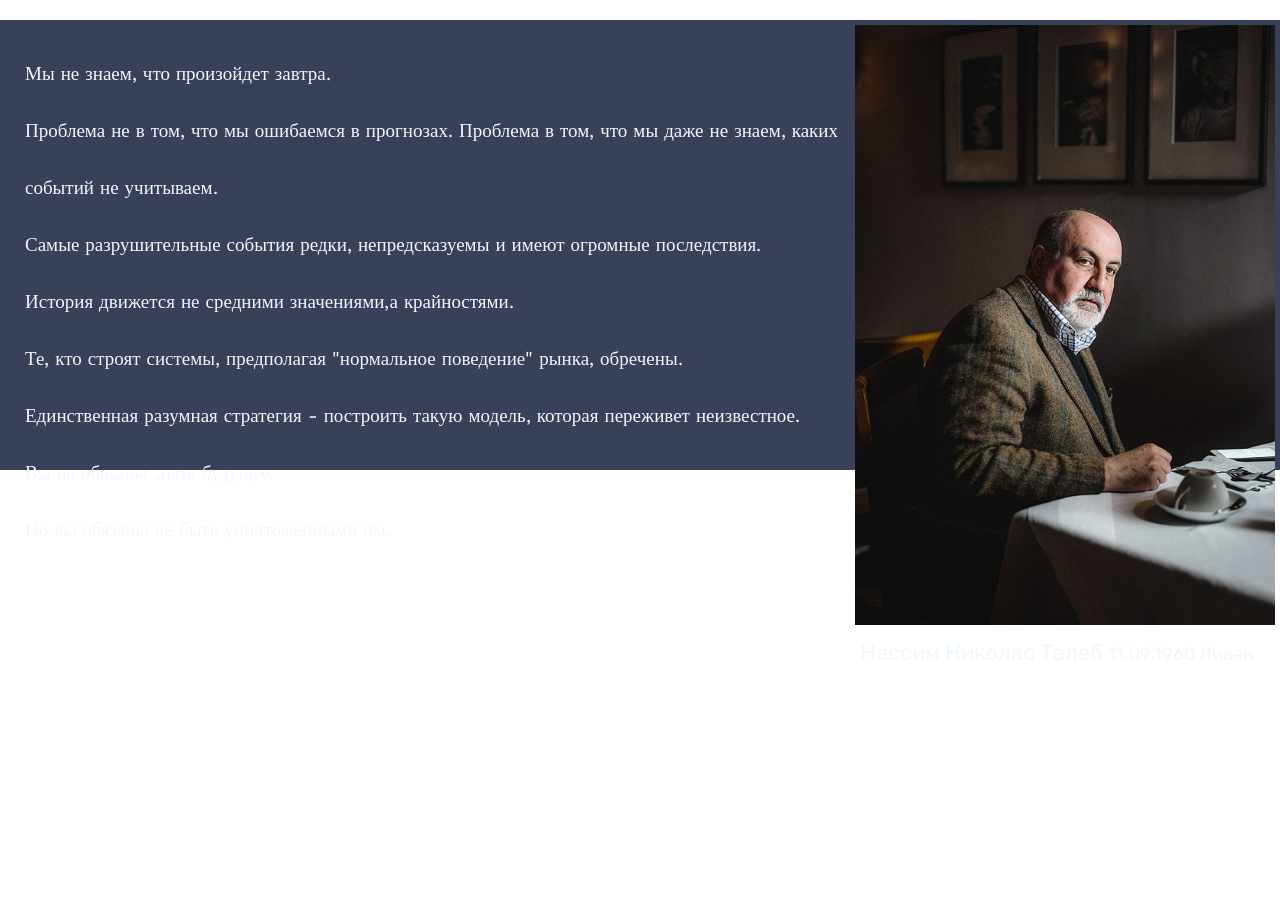
<file: Nassim Taleb/index.html>
<!doctype html>
<html>
   <head>
     <meta charset="UTF-8">
     <meta http-equiv="X-UA-Compatible" content="IE=Edge">
     <meta name="viewport" content="width=device-width, initial-scale=1.0">
     <link rel="stylesheet" href="styles.css">
     <link rel="preconnect" href="https://fonts.googleapis.com">
     <link rel="preconnect" href="https://fonts.gstatic.com" crossorigin>
     <link href="https://fonts.googleapis.com/css2?family=Cormorant+Garamond:ital,wght@0,300..700;1,300..700&family=Rubik:ital,wght@0,300..900;1,300..900&family=Saira:ital,wght@0,100..900;1,100..900&family=Work+Sans:ital,wght@0,100..900;1,100..900&display=swap" rel="stylesheet">
     <title>Nassim Taleb</title>
   </head> 
   <body>
       <div class="wrapper">
         <header></header>
         <main>
            <section>
                  <div class="image-text">
                      <div class="image-text-article">
                        <p class="article_1-text">Мы  не знаем, что произойдет завтра.<br> Проблема не в том, что мы ошибаемся в прогнозах. Проблема в том, что мы даже не знаем, каких событий не учитываем.<br>  Самые разрушительные события редки, непредсказуемы и имеют огромные последствия.<br>  История движется не средними значениями,а крайностями. <br> Те, кто строят системы, предполагая &quot;нормальное поведение&quot; рынка, обречены.<br>  Единственная разумная стратегия - построить такую модель, которая переживет неизвестное.<br>  Вы не обязаны знать будущее.<br>  Но вы обязаны не быть уничтоженными им.</p> 
                      </div> 
                       <figure>
		                    <img src="../images/Талеб.jpg" width="420px" height="600px" alt="Photo"></a>
		                    <figcaption class="name_Taleb">Нассим Николас Талеб <span>11.09.1960 Ливан</figcaption>
	                   </figure>                   
                  </div>                 
            </section>                 
         </main>
         <footer></footer>
       </div>   
   </body>
</html>
</file>
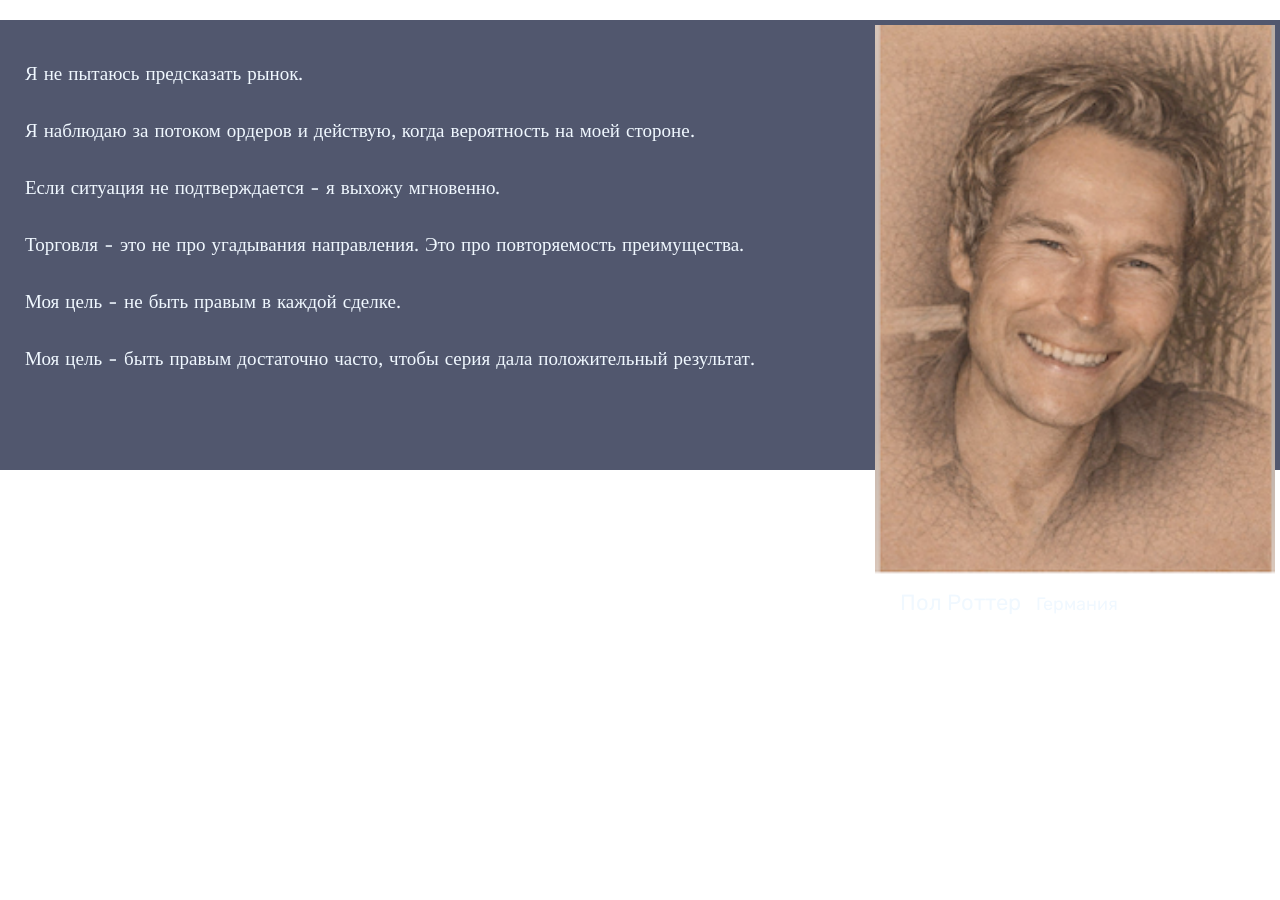
<file: Paul Rotter/index.html>
<!doctype html>
<html>
   <head>
     <meta charset="UTF-8">
     <meta http-equiv="X-UA-Compatible" content="IE=Edge">
     <meta name="viewport" content="width=device-width, initial-scale=1.0">
     <link rel="stylesheet" href="styles.css">
     <link rel="preconnect" href="https://fonts.googleapis.com">
     <link rel="preconnect" href="https://fonts.gstatic.com" crossorigin>
     <link href="https://fonts.googleapis.com/css2?family=Cormorant+Garamond:ital,wght@0,300..700;1,300..700&family=Rubik:ital,wght@0,300..900;1,300..900&family=Saira:ital,wght@0,100..900;1,100..900&family=Work+Sans:ital,wght@0,100..900;1,100..900&display=swap" rel="stylesheet">
     <title>Paul Rotter</title>
   </head> 
   <body>
       <div class="wrapper">
         <header></header>
         <main>
            <section>
                  <div class="image-text">
                      <div class="image-text-article">
                        <p class="article_1-text">Я не пытаюсь предсказать рынок.<br> Я наблюдаю за потоком ордеров и действую, когда вероятность на моей стороне.<br> Если ситуация не подтверждается - я выхожу мгновенно.<br> Торговля - это не про угадывания направления. Это про повторяемость преимущества.<br> Моя цель - не быть правым в каждой сделке.<br> Моя цель - быть правым достаточно часто, чтобы серия дала положительный результат.</p> 
                      </div> 
                       <figure>
		                    <img src="../images/Пол Роттер.png" width="400px" height="550px" alt="Photo"></a>
		                    <figcaption class="name_Rotter">Пол Роттер <span>Германия</figcaption>
	                   </figure>                   
                  </div>                 
            </section>                 
         </main>
         <footer></footer>
       </div>   
   </body>
</html>
</file>
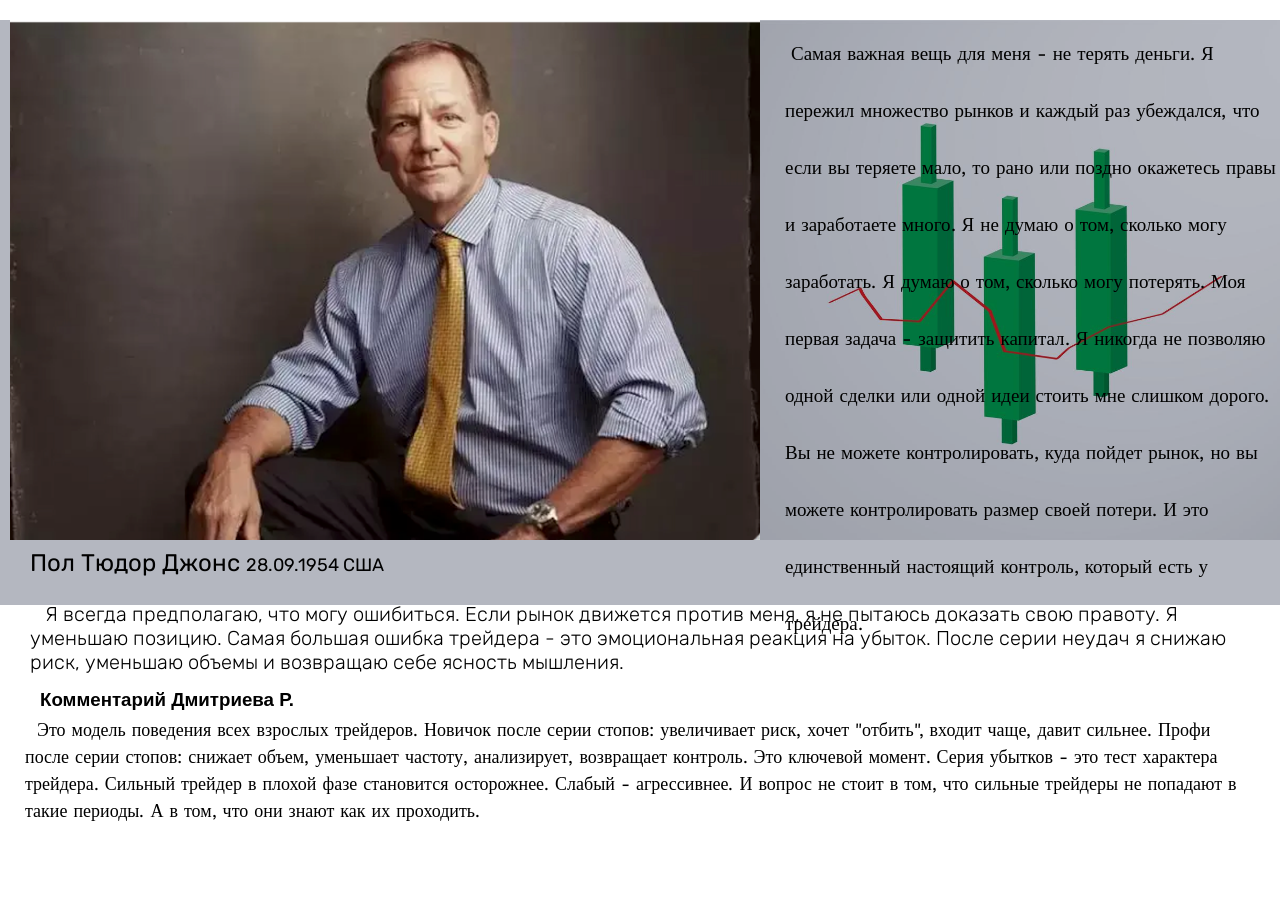
<file: Paul Tudor Jones/index.html>
<!doctype html>
<html>
   <head>
     <meta charset="UTF-8">
     <meta http-equiv="X-UA-Compatible" content="IE=Edge">
     <meta name="viewport" content="width=device-width, initial-scale=1.0">
     <link rel="stylesheet" href="styles.css">
     <link rel="preconnect" href="https://fonts.googleapis.com">
     <link rel="preconnect" href="https://fonts.gstatic.com" crossorigin>
     <link href="https://fonts.googleapis.com/css2?family=Cormorant+Garamond:ital,wght@0,300..700;1,300..700&family=Rubik:ital,wght@0,300..900;1,300..900&family=Saira:ital,wght@0,100..900;1,100..900&family=Work+Sans:ital,wght@0,100..900;1,100..900&display=swap" rel="stylesheet">
     <title>Paul Tudor Jones</title>
   </head> 
   <body>
       <div class="wrapper">
         <header></header>
         <main>
            <section>
                  <div class="image-text">
                     <figure>
		               <img src="../images/Джонс.png" width="750px" height="520px" alt="Photo"></a>
		                  <figcaption class="name_Jones">Пол Тюдор Джонс <span>28.09.1954 США</figcaption>
	                 </figure>
                      <div class="image-text-article">
                          <p class="article_1-text">&nbsp;Самая важная вещь для меня - не терять деньги. Я пережил множество рынков и каждый раз убеждался, что если вы теряете мало, то рано или поздно окажетесь правы и заработаете много. Я не думаю о том, сколько могу заработать. Я думаю о том, сколько могу потерять. Моя первая задача - защитить капитал. Я никогда не позволяю одной сделки или одной идеи стоить мне слишком дорого. Вы не можете контролировать, куда пойдет рынок, но вы можете контролировать размер своей потери. И это единственный настоящий контроль, который есть у трейдера.</p> 
                      </div> 
                  </div> 
                  <p class="article_2-text">&nbsp;&nbsp;&nbsp;Я всегда предполагаю, что могу ошибиться. Если рынок движется против меня, я не пытаюсь доказать свою правоту. Я уменьшаю позицию. Самая большая ошибка трейдера - это эмоциональная реакция на убыток. После серии неудач я снижаю риск, уменьшаю объемы и возвращаю себе ясность мышления.</p>
                  <h3 class="comment_text">Комментарий Дмитриева Р.</h3>
                  <p class="article_3-text">&nbsp;&nbsp;Это модель поведения всех взрослых трейдеров. Новичок после серии стопов: увеличивает риск, хочет &quot;отбить&quot;, входит чаще, давит сильнее. Профи после серии стопов: снижает объем, уменьшает частоту, анализирует, возвращает контроль. Это ключевой момент. Серия убытков - это тест характера трейдера. Сильный трейдер в плохой фазе становится осторожнее. Слабый - агрессивнее. И вопрос не стоит в том, что сильные трейдеры не попадают в такие периоды. А в том, что они знают как их проходить.</p>                
            </section>                 
         </main>
         <footer></footer>
       </div>   
   </body>
</html>
</file>
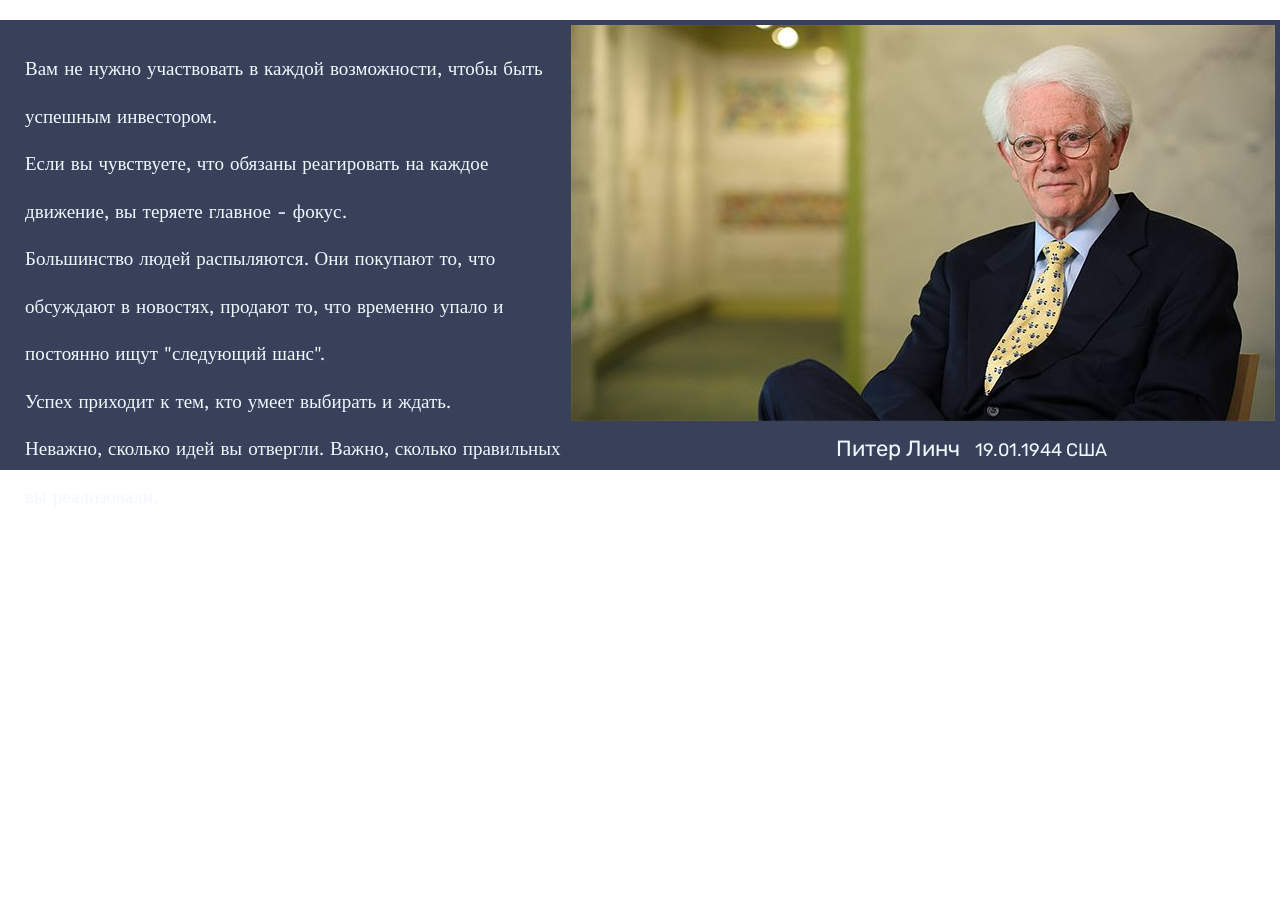
<file: Peter Lynch/index.html>
<!doctype html>
<html>
   <head>
     <meta charset="UTF-8">
     <meta http-equiv="X-UA-Compatible" content="IE=Edge">
     <meta name="viewport" content="width=device-width, initial-scale=1.0">
     <link rel="stylesheet" href="styles.css">
     <link rel="preconnect" href="https://fonts.googleapis.com">
     <link rel="preconnect" href="https://fonts.gstatic.com" crossorigin>
     <link href="https://fonts.googleapis.com/css2?family=Cormorant+Garamond:ital,wght@0,300..700;1,300..700&family=Rubik:ital,wght@0,300..900;1,300..900&family=Saira:ital,wght@0,100..900;1,100..900&family=Work+Sans:ital,wght@0,100..900;1,100..900&display=swap" rel="stylesheet">
     <title>Peter Lynch</title>
   </head> 
   <body>
       <div class="wrapper">
         <header></header>
         <main>
            <section>
                  <div class="image-text">
                      <div class="image-text-article">
                        <p class="article_1-text">Вам не нужно участвовать в каждой возможности, чтобы быть успешным инвестором.<br> Если вы чувствуете, что обязаны реагировать на каждое движение, вы теряете главное - фокус.<br> Большинство людей распыляются. Они покупают то, что обсуждают в новостях, продают то, что временно упало и постоянно ищут &quot;следующий шанс&quot;.<br> Успех приходит к тем, кто умеет выбирать и ждать.<br> Неважно, сколько идей вы отвергли. Важно, сколько правильных вы реализовали.</p> 
                      </div> 
                       <figure>
		                    <img src="../images/Питер Линч 1.jpg" alt="Photo"></a>
		                    <figcaption class="name_Lynch">Питер Линч <span>19.01.1944 США</figcaption>
	                   </figure>                   
                  </div>                 
            </section>                 
         </main>
         <footer></footer>
       </div>   
   </body>
</html>
</file>
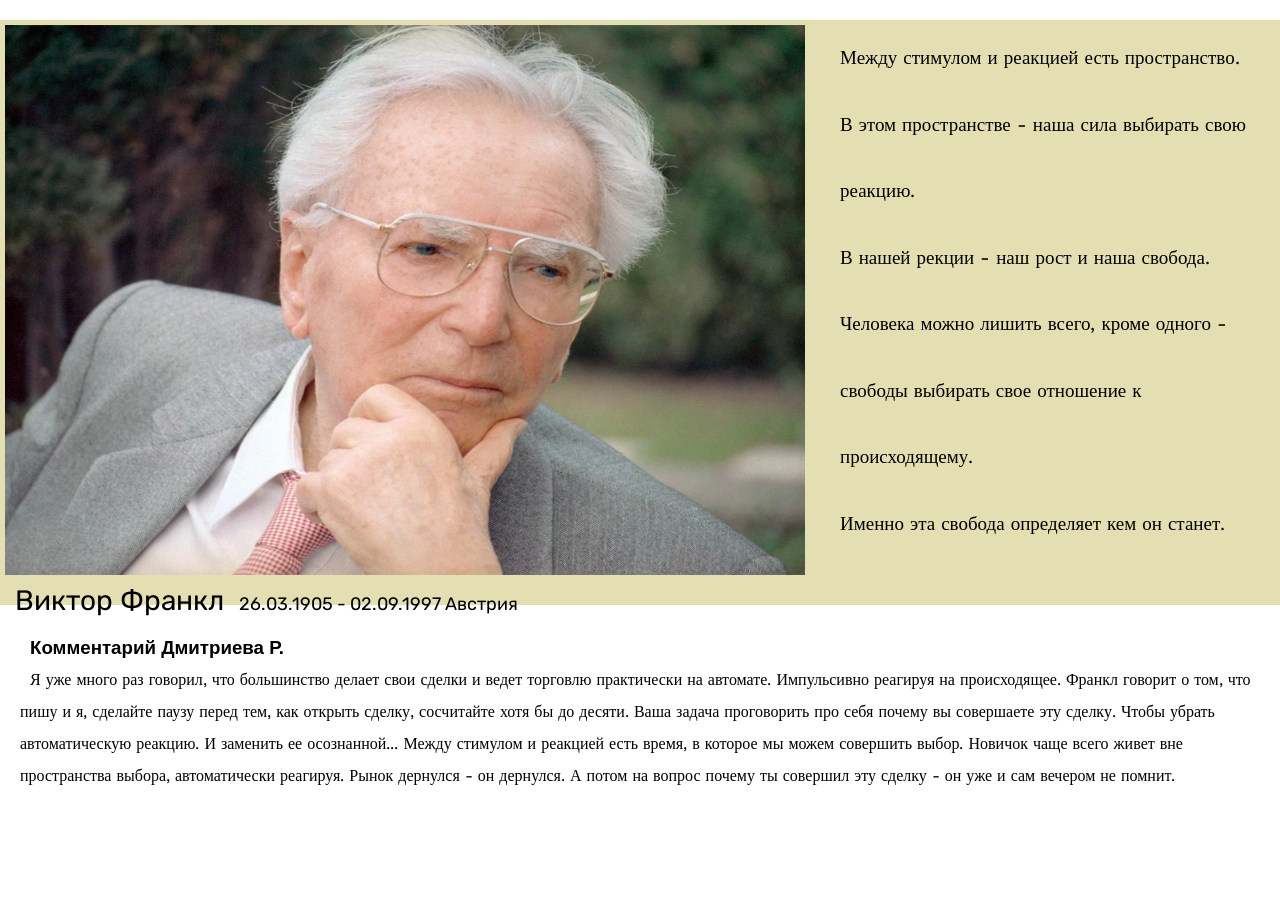
<file: Viktor Frankl/index.html>
<!doctype html>
<html>
   <head>
     <meta charset="UTF-8">
     <meta http-equiv="X-UA-Compatible" content="IE=Edge">
     <meta name="viewport" content="width=device-width, initial-scale=1.0">
     <link rel="stylesheet" href="styles.css">
     <link rel="preconnect" href="https://fonts.googleapis.com">
     <link rel="preconnect" href="https://fonts.gstatic.com" crossorigin>
     <link href="https://fonts.googleapis.com/css2?family=Cormorant+Garamond:ital,wght@0,300..700;1,300..700&family=Rubik:ital,wght@0,300..900;1,300..900&family=Saira:ital,wght@0,100..900;1,100..900&family=Work+Sans:ital,wght@0,100..900;1,100..900&display=swap" rel="stylesheet">
     <title>Victor Frankl</title>
   </head> 
   <body>
       <div class="wrapper">
         <header></header>
         <main>
            <section>
                  <div class="image-text">
                     <figure>
		               <img src="../images/Виктор Франкл 2.png" width="800px" height="550px" alt="Photo"></a>
		                  <figcaption class="name_Frankl">Виктор Франкл<span>26.03.1905 - 02.09.1997 Австрия</figcaption>
	                 </figure>
                      <div class="image-text-article">
                          <p class="article_1-text">Между стимулом и реакцией есть пространство.<br>В этом пространстве - наша сила выбирать свою реакцию.<br>В нашей рекции - наш рост и наша свобода.<br>Человека можно лишить всего, кроме одного - свободы выбирать свое отношение к происходящему. <br>Именно эта свобода определяет кем он станет.</p> 
                      </div> 
                  </div> 
                  <h3 class="comment_text">Комментарий Дмитриева Р.</h3>
                  <p class="article_2-text">&nbsp;&nbsp;Я уже много раз говорил, что большинство делает свои сделки и ведет торговлю практически на автомате. Импульсивно реагируя на происходящее. Франкл говорит о том, что пишу и я, сделайте паузу перед тем, как открыть сделку, сосчитайте хотя бы до десяти. Ваша задача проговорить про себя почему вы совершаете эту сделку. Чтобы убрать автоматическую реакцию. И заменить ее осознанной... Между стимулом и реакцией есть время, в которое мы можем совершить выбор. Новичок чаще всего живет вне пространства выбора, автоматически реагируя. Рынок дернулся - он дернулся. А потом на вопрос почему ты совершил эту сделку - он уже и сам вечером не помнит.</p>                
            </section>                 
         </main>
         <footer></footer>
       </div>   
   </body>
</html>
</file>
<file: styles.css>
.wrapper {
  max-width: 1440px;
  margin: auto;
}

a {
  text-decoration: none;
}

ul,
li{
  margin: 0;
  padding: 0;
  list-style: none;
}

/* Ш А П К А */

header{
    display: flex;
    flex-direction: row;
    justify-content:space-between;
    border-top: 3px solid #866161;
    border-bottom: 3px solid #866161;
    background-color: rgba(196,169,74,0.6);
}

.header_logo{
    padding-top: 12px;
    padding-left: 60px;
}

.header_menu li{
   padding-top: 35px;
   padding-right: 60px; 
   font-family: Work sans;
   font-weight: 400;
}

.header_menu li a{
   color: #421C1C;
}

.header_menu li a:hover{
    color: green;
}

.header_menu ul{
  display: flex;
  flex-direction: row;
  gap: 30px;
}

/* Т Е Л О */

main{
  background-color: rgba(196,169,74,0.2);
  margin-top: -34px;
}

.title{
  display: flex;
  justify-content: center;
  font-family: rubik;
  font-size: 50px;
  font-weight: 400;
  padding: 20px 0 0;
  color: #421C1C;
}

.container{
  display: flex;
  flex-direction: row;
  gap: 10px;
}

section{
  width: 1100px;
}

.sidebar{
    width: 330px;
}

.vertical-line-top_left{
  border-left: 15px solid rgba(0,243,30,0.25); 
  height: 100px;                
  margin-left: 125px; 
  position: relative;
}

.vertical-line-bottom_left{
  border-left: 15px solid rgba(0,243,30,0.25); 
  height: 100px;                
  margin-left: 125px;
  margin-top: -20px;
}

.vertical-line-bottom_right{
  border-left: 15px solid rgba(255,0,0,0.3); 
  height: 100px;                
  margin-left: 125px;
  margin-top: -20px;
}

.vertical-line-top_right{
  border-left: 15px solid rgba(255,0,0,0.3); 
  height: 100px;                
  margin-left: 120px; 
  position: relative;
}

.excerption-left{
    display: flex;
    justify-content: center;
    font-family: saira;
    font-size: 24px;
    margin-left: 65px;
    margin-top: -85px;
    color: rgba(255,0,0,1);
    position: absolute;
    z-index: 1;
}

.excerption-right{
    display: flex;
    justify-content: center;
    font-family: saira;
    font-size: 24px;
    margin-left: 80px;
    margin-top: -85px;
    color: rgba(0,117,0);
    position: absolute;
    z-index: 1;
}

.box-left{
  text-align: center; 
  font-family: cormorant garamond;
  font-size: 20px;
  margin-top: -20px;
  margin-left: 10px;
}

.box-right{
  text-align: center; 
  font-family: cormorant garamond;
  font-size: 20px;
  margin-top: -20px;
  margin-right: 10px;
}

.market_magicians{
  display: flex;
  flex-direction: row;
  justify-content: center;
  flex-wrap: wrap;
}

figcaption{
    font-family: rubik;
}

.box_color_left{
  padding: 1px 2px 1px 2px;
}

.box_left-1{
  background-color: rgba(0,243,30,0.25);
  border-radius: 5px;
}

.box_left-2{
  background-color: rgba(0,243,30,0.3);
  border-radius: 5px;
}

.box_left-3{
  background-color: rgba(0,243,30,0.35);
  border-radius: 5px;
}

.box_left-4{
  background-color: rgba(0,243,30,0.4);
  border-radius: 5px;
}

.box_left-5{
  background-color: rgba(0,243,30,0.5);
  border-radius: 5px;
}

.box_left-6{
  background-color: rgba(0,243,30,0.55);
  border-radius: 5px;
}

.box_left-7{
  background-color: rgba(0,243,30,0.6);
  border-radius: 5px;
}

.box_left-8{
  background-color: rgba(0,243,30,0.65);
  border-radius: 5px;
}

.box_left-9{
  background-color: rgba(0,243,30,0.7);
  border-radius: 5px;
}

.box_left-10{
  background-color: rgba(0,243,30,0.75);
  border-radius: 5px;
}

.box_left-11{
  background-color: rgba(0,243,30,0.8);
  border-radius: 5px;
}

.box_left-12{
  background-color: rgba(0,243,30,0.85);
  border-radius: 5px;
}

.box_left-13{
  background-color: rgba(0,243,30,0.9);
  border-radius: 5px;
}

.box_left-14{
  background-color: rgba(0,243,30,1);
  border-radius: 5px;
}

.box_left-15{
  background-color: rgba(0,243,30,0.9);
  border-radius: 5px;
}


.box_left-16{
  background-color: rgba(0,243,30,0.85);
  border-radius: 5px;
}

.box_left-17{
  background-color: rgba(0,243,30,0.8);
  border-radius: 5px;
}

.box_left-18{
  background-color: rgba(0,243,30,0.75);
  border-radius: 5px;
}

.box_left-19{
  background-color: rgba(0,243,30,0.7);
  border-radius: 5px;
}


.box_left-20{
  background-color: rgba(0,243,30,0.65);
  border-radius: 5px;
}

.box_left-21{
  background-color: rgba(0,243,30,0.6);
  border-radius: 5px;
}

.box_left-22{
  background-color: rgba(0,243,30,0.55);
  border-radius: 5px;
}

.box_left-23{
  background-color: rgba(0,243,30,0.5);
  border-radius: 5px;
}

.box_left-24{
  background-color: rgba(0,243,30,0.45);
  border-radius: 5px;
}

.box_left-25{
  background-color: rgba(0,243,30,0.4);
  border-radius: 5px;
}

.box_left-26{
  background-color: rgba(0,243,30,0.35);
  border-radius: 5px;
}

.box_color_right-1{
  background-color: rgba(255,0,0,0.3);
  border-radius: 5px;
}

.box_right-2{
  background-color: rgba(255,0,0,0.35);
  border-radius: 5px;
}

.box_right-3{
  background-color: rgba(255,0,0,0.4);
  border-radius: 5px;
}

.box_right-4{
  background-color: rgba(255,0,0,0.45);
  border-radius: 5px;
}

.box_right-5{
  background-color: rgba(255,0,0,0.5);
  border-radius: 5px;
}

.box_right-6{
  background-color: rgba(255,0,0,0.55);
  border-radius: 5px;
}

.box_right-7{
  background-color: rgba(255,0,0,0.6);
  border-radius: 5px;
}

.box_right-8{
  background-color: rgba(255,0,0,0.65);
  border-radius: 5px;
  color: white;
}

.box_right-9{
  background-color: rgba(255,0,0,0.7);
  border-radius: 5px;
  color: white;
}

.box_right-10{
  background-color: rgba(255,0,0,0.75);
  border-radius: 5px;
  color: white;
}

.box_right-11{
  background-color: rgba(255,0,0,0.8);
  border-radius: 5px;
  color: white;
}

.box_right-12{
  background-color: rgba(255,0,0,0.85);
  border-radius: 5px;
  color: white;
}

.box_right-13{
  background-color: rgba(255,0,0,0.9);
  border-radius: 5px;
  color: white;
}

.box_right-14{
  background-color: rgba(255,0,0,1);
  border-radius: 5px;
  color: white;
}

.box_right-15{
  background-color: rgba(255,0,0,0.9);
  border-radius: 5px;
  color: white;
}

.box_right-16{
  background-color: rgba(255,0,0,0.85);
  border-radius: 5px;
  color: white;
}

.box_right-17{
  background-color: rgba(255,0,0,0.8);
  border-radius: 5px;
  color: white;
}

.box_right-18{
  background-color: rgba(255,0,0,0.75);
  border-radius: 5px;
  color: white;
}

.box_right-19{
  background-color: rgba(255,0,0,0.7);
  border-radius: 5px;
  color: white;
}

.box_right-20{
  background-color: rgba(255,0,0,0.65);
  border-radius: 5px;
}

.box_right-21{
  background-color: rgba(255,0,0,0.6);
  border-radius: 5px;
}

.box_right-22{
  background-color: rgba(255,0,0,0.55);
  border-radius: 5px;
}

.box_right-23{
  background-color: rgba(255,0,0,0.5);
  border-radius: 5px;
}

.box_right-24{
  background-color: rgba(255,0,0,0.45);
  border-radius: 5px;
}

.box_right-25{
  background-color: rgba(255,0,0,0.4);
  border-radius: 5px;
}

.box_color_right-26{
  background-color: rgba(255,0,0,0.35);
  border-radius: 5px;
}
</file>
<file: Howard Marks/styles.css>
*{
  padding: 0;
  margin: 0;
}

section{
  max-width: 1440px;
  margin: auto;
  margin-top: 20px;
  background-color: rgba(8, 17, 49, 1);
}

.image-text{
    display: flex;
    flex-direction: row;
}

.name_Marks{
    font-family: rubik;
    font-size: 22px;
    font-weight: 400;
    padding-top: 5px;
    padding-left: 50px;
    color: aliceblue;
}

.name_Marks span{
    font-family: rubik;
    font-size: 18px;
    padding-left: 10px;
}

.image-text-article{
    background-image: url(../images/blue.jpg);
    background-repeat: no-repeat;
    background-size: cover;
    background-position: center;
}

.article_1-text{
    font-family: work sans;
    font-size: 19px;
    line-height: 400%;
    letter-spacing: 0%;
    padding: 35px 0 0 25px;
    color: aliceblue;
}
</file>
<file: Jesse Livermore/styles.css>
*{
  padding: 0;
  margin: 0;
}

ul,
li{
  list-style: none;
}

section{
  max-width: 1440px;
  margin: auto;
  margin-top: 20px;
  background-color: rgba(169,235,226,0.2);
}

.name_livermore{
    font-family: rubik;
    font-size: 28px;
    font-weight: 400;
    padding-top: 5px;
    padding-left: 15px;
}

.name_livermore span{
    font-family: rubik;
    font-size: 18px;
    padding-left: 15px;
}

.image-text{
    display: flex;
    flex-direction: row;
}

.image-text-article{
  background-image: url(../images/Japanese-candlestick.png.webp);
  background-repeat: no-repeat;
  background-size: cover;
  background-position: center;
  height: 350px;
}

.article_1-text{
    font-family: Work sans;
    font-size: 18px;
    line-height: 220%;
    letter-spacing: 0%;
    padding-left: 20px;
    color: aliceblue;
}

.article_2-text{
    font-family: syne mono;
    font-size: 17px;
    line-height: 164%;
    letter-spacing: 0%;
    padding: 20px 30px 0 30px;
}

.article_3-text_item{
   font-family: noto serif;
   font-size: 16px;
   font-weight: 400;
   font-style: normal;
   line-height: 180%;
   letter-spacing: 0%;
}

.article_3-text_item::before{
    content: "\26aa";
    margin-right: 10px;
}

.article_3{
    margin-top: 35px;
}

.article_3-box{
    display: flex;
    flex-direction: row;
}

.article_3-title{
    margin-left: 70px;
    font-family: rubik;
    font-size: 26px;
    font-weight: 450;
    text-transform: uppercase;
    color: #076155;
}

.article_3-text{
    margin-top: 15px;
    width: 110vh;
}

.article_3-1-text{
   font-family: rubik;
   font-size: 20px;
   font-weight: 300;
   line-height: 180%;
   letter-spacing: 0%;
   width: 170vh;
   margin-right: 30px;
   color: #6C4A01;
}

.article_4-title,
.article_5-title{
    margin-left: 70px;
    font-family: rubik;
    font-size: 26px;
    font-weight: 450;
    text-transform: uppercase;
    margin-top: 35px;
    color: #076155;
}

.article_4{
    display: flex;
    flex-direction: row;
    justify-content: center;
    margin: auto;
    margin-top: 15px;
    gap: 80px;
    background-image: url(../images/pasted-from-clipboard.png);
    background-repeat: no-repeat;
    background-size: cover;
    background-position: center;
}

.article_4-subtitle{
    font-family: rubik;
    font-size: 18px;
    font-weight: 500;
    margin-bottom: 12px;
    display: flex;
    justify-content: center;
    color: #4F0000;
}

.article_4-text{
    font-family: syne mono;
    width: 380px;
    text-align: center;
}

.article_4-text_item{
    padding-bottom: 10px;
}

.article_5-title_2{
    margin-left: 40px;
    font-family: rubik;
    font-size: 20x;
    font-weight: 450;
    text-transform: uppercase;
    margin-top: 10px;
    color: #076155;
}

.article_5{
    margin-left: 20px;
}

.article_5-subtitle{
    font-family: Work sans;
    font-size: 16px;
    line-height: 120%;
    letter-spacing: 0%;
    margin: 10px 0 5px;
    color: #023F37;
}

.article_5-text{
    font-family:'Gill Sans', 'Gill Sans MT', Calibri, 'Trebuchet MS', sans-serif;
    font-size: 18px;
     line-height: 100%;
    letter-spacing: 0%;
}

footer{
  max-width: 1440px;
  height: 50px;
  margin: auto;
  background-color: rgba(169,235,226,0.4);
}
</file>
<file: Michael Marcus/styles.css>
*{
  padding: 0;
  margin: 0;
}

section{
  max-width: 1440px;
  height: 60vh;
  margin: auto;
  margin-top: 20px;
  background-color: rgba(8, 17, 49, 0.8);
}

.image-text{
    display: flex;
    flex-direction: row;
    justify-content: space-between;
}

.name_Marcus{
    font-family: rubik;
    font-size: 22px;
    font-weight: 400;
    padding-top: 5px;
    padding-left: 25vh;
    color: aliceblue;
}

.name_Marcus span{
    font-family: rubik;
    font-size: 17px;
    padding-left: 10px;
}

img{
    margin: 5px 5px;
}

.article_1-text{
    font-family: work sans;
    font-size: 19px;
    line-height: 300%;
    letter-spacing: 0%;
    padding: 25px 0 0 25px;
    color: aliceblue;
}

.comment_text{
    font-family: Arial, Helvetica, sans-serif;
    margin: 15px 0 0 40px;
    color:blanchedalmond;
}

.article_2-text{
    font-family: work sans;
    font-size: 18px;
    line-height: 150%;
    letter-spacing: 0%;
    padding: 5px 25px 0 25px;
    color: aliceblue;
}
</file>
<file: Nassim Taleb/styles.css>
*{
  padding: 0;
  margin: 0;
}

section{
  max-width: 1440px;
  height: 50vh;
  margin: auto;
  margin-top: 20px;
  background-color: rgba(8, 17, 49, 0.8);
}

.image-text{
    display: flex;
    flex-direction: row;
    justify-content: space-between;
}

.name_Taleb{
    font-family: rubik;
    font-size: 22px;
    font-weight: 400;
    padding-top: 5px;
    padding-left: 10px;
    color: aliceblue;
}

.name_Taleb span{
    font-family: rubik;
    font-size: 18px;
}

img{
    margin: 5px 5px;
}

.article_1-text{
    font-family: work sans;
    font-size: 19px;
    line-height: 300%;
    letter-spacing: 0%;
    padding: 25px 0 0 25px;
    color: aliceblue;
}
</file>
<file: Paul Rotter/styles.css>
*{
  padding: 0;
  margin: 0;
}

section{
  max-width: 1440px;
  height: 50vh;
  margin: auto;
  margin-top: 20px;
  background-color: rgba(8, 17, 49, 0.7);
}

.image-text{
    display: flex;
    flex-direction: row;
    justify-content: space-between;
}

.name_Rotter{
    font-family: rubik;
    font-size: 22px;
    font-weight: 400;
    padding-top: 5px;
    padding-left: 30px;
    color: aliceblue;
}

.name_Rotter span{
    font-family: rubik;
    font-size: 18px;
    padding-left: 10px;
}

img{
    margin: 5px 5px;
}

.article_1-text{
    font-family: work sans;
    font-size: 19px;
    line-height: 300%;
    letter-spacing: 0%;
    padding: 25px 0 0 25px;
    color: aliceblue;
}
</file>
<file: Paul Tudor Jones/styles.css>
*{
  padding: 0;
  margin: 0;
}

section{
  max-width: 1440px;
  height: 65vh;
  margin: auto;
  margin-top: 20px;
  background-color: rgba(8, 17, 49, 0.3);
}

img{
    margin-left: 10px ;
}

.image-text-article{
    background-image: url(../images/candlestick-chart-icon-stock-exchange-vector.jpg);
    background-repeat: no-repeat;
    background-size: cover;
    background-position: center;
    width: 680px;
    height: 520px;
    mix-blend-mode: multiply;
}

.image-text{
    display: flex;
    flex-direction: row;
}

.name_Jones{
    font-family: rubik;
    font-size: 24px;
    font-weight: 400;
    padding-top: 5px;
    padding-left: 30px;
}

.name_Jones span{
    font-family: rubik;
    font-size: 18px;
}

.article_1-text{
    font-family: work sans;
    font-size: 19px;
    line-height: 300%;
    letter-spacing: 0%;
    padding: 5px 0 0 25px;
}

.comment_text{
    font-family: Arial, Helvetica, sans-serif;
    margin: 15px 0 0 40px;
}

.article_2-text{
    font-family: rubik;
    font-size: 20px;
    font-weight: 200;
    padding: 25px 30px 0 30px; 
}

.article_3-text{
    font-family: work sans;
    font-size: 18px;
    line-height: 150%;
    letter-spacing: 0%;
    padding: 5px 25px 0 25px;
}
</file>
<file: Peter Lynch/styles.css>
*{
  padding: 0;
  margin: 0;
}

section{
  max-width: 1440px;
  height: 50vh;
  margin: auto;
  margin-top: 20px;
  background-color: rgba(8, 17, 49, 0.8);
}

.image-text{
    display: flex;
    flex-direction: row;
    justify-content: space-between;
}

.name_Lynch{
    font-family: rubik;
    font-size: 22px;
    font-weight: 400;
    padding-top: 5px;
    padding-left: 30vh;
    color: aliceblue;
}

.name_Lynch span{
    font-family: rubik;
    font-size: 18px;
    padding-left: 10px;
}

img{
    margin: 5px 5px;
}

.article_1-text{
    font-family: work sans;
    font-size: 19px;
    line-height: 250%;
    letter-spacing: 0%;
    padding: 25px 0 0 25px;
    color: aliceblue;
}
</file>
<file: Viktor Frankl/styles.css>
*{
  padding: 0;
  margin: 0;
}

section{
  max-width: 1440px;
  height: 65vh;
  margin: auto;
  margin-top: 20px;
  background-color: rgba(166,150,4,0.3);
}

img{
    padding: 5px 0 0 5px;
}

.image-text{
    display: flex;
    flex-direction: row;
}

.name_Frankl{
    font-family: rubik;
    font-size: 28px;
    font-weight: 400;
    padding-top: 5px;
    padding-left: 15px;
}

.name_Frankl span{
    font-family: rubik;
    font-size: 18px;
    padding-left: 15px;
}

.article_1-text{
    font-family: work sans;
    font-size: 19px;
    line-height: 350%;
    letter-spacing: 0%;
    padding: 5px 0 0 35px;
}

.comment_text{
    font-family:Arial, Helvetica, sans-serif;
    padding: 20px 0 5px 30px;
}

.article_2-text{
    font-family: work sans;
    font-size: 16px;
    line-height: 200%;
    letter-spacing: 0%;
    padding: 0 20px 0 20px;
}
</file>
